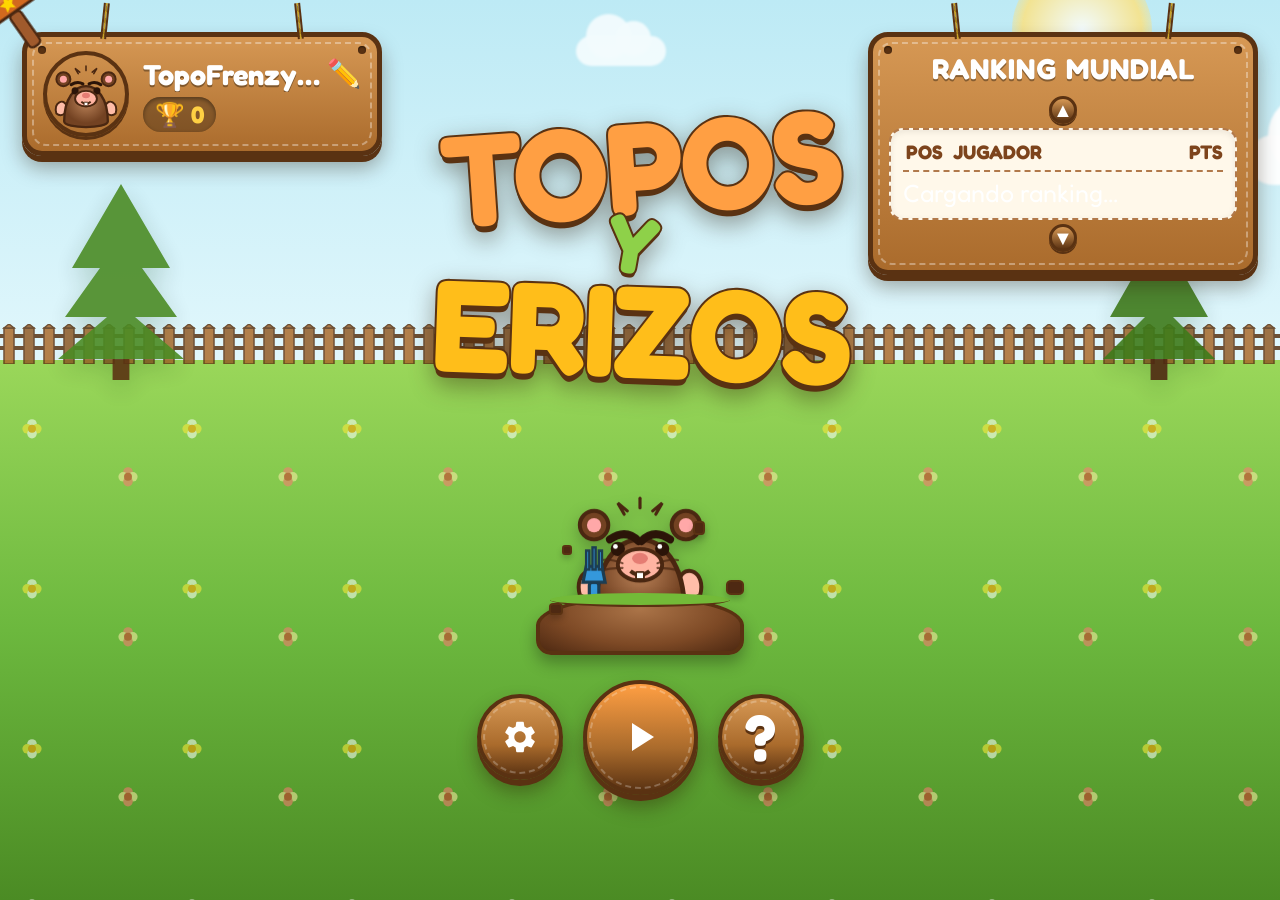
<file: index.html>
<!DOCTYPE html>
<html lang="es">
<head>
  <meta charset="UTF-8">
  <meta name="viewport" content="width=device-width, initial-scale=1.0, maximum-scale=1.0, user-scalable=no">
  <title>Topos y Erizos — ¡Aplástalos!</title>
  <meta name="description" content="¡El divertido juego de Topos y Erizos! Golpea a los topos con tu martillo, evita a los erizos y sobrevive a la horda.">
  <link rel="icon" href="data:image/svg+xml,<svg xmlns=%22http://www.w3.org/2000/svg%22 viewBox=%220 0 100 100%22><text y=%22.9em%22 font-size=%2290%22>🐹</text></svg>">
  <link rel="preconnect" href="https://fonts.googleapis.com">
  <link rel="preconnect" href="https://fonts.gstatic.com" crossorigin>
  <link href="https://fonts.googleapis.com/css2?family=Fredoka:wght@400;600;700;900&display=swap" rel="stylesheet">
  <link rel="stylesheet" href="style.css?v=1.7.0">
</head>
<body>
  <!-- Global SVG Gradients definitions (Resolves color-fill bugs in dynamic SVGs) -->
  <svg xmlns="http://www.w3.org/2000/svg" style="position: absolute; width: 0; height: 0; overflow: hidden;" aria-hidden="true">
    <defs>
      <radialGradient id="moleGrad" cx="50%" cy="40%" r="50%">
        <stop offset="0%" stop-color="#ba8258" />
        <stop offset="100%" stop-color="#734222" />
      </radialGradient>
      <radialGradient id="erizoFace" cx="50%" cy="50%" r="50%">
        <stop offset="0%" stop-color="#fff0e0" />
        <stop offset="100%" stop-color="#ffdcb8" />
      </radialGradient>
      <radialGradient id="erizoSpikes" cx="50%" cy="50%" r="50%">
        <stop offset="0%" stop-color="#805d3f" />
        <stop offset="100%" stop-color="#4d321d" />
      </radialGradient>
      <radialGradient id="zombieGrad" cx="50%" cy="40%" r="50%">
        <stop offset="0%" stop-color="#9ea7aa" />
        <stop offset="100%" stop-color="#546e7a" />
      </radialGradient>
      <!-- Bonus Characters Global SVG Gradients -->
      <radialGradient id="pcG-peccy-5" cx="50%" cy="32%" r="64%">
        <stop offset="0%" stop-color="#ffb340" />
        <stop offset="100%" stop-color="#f2870a" />
      </radialGradient>
      <radialGradient id="cd3G-cody3-3" cx="46%" cy="36%" r="62%">
        <stop offset="0%" stop-color="#26bd8e" />
        <stop offset="100%" stop-color="#12996f" />
      </radialGradient>
      <linearGradient id="bk2G-s32-1" x1="0%" y1="0%" x2="100%" y2="0%">
        <stop offset="0%" stop-color="#6faf34" />
        <stop offset="26%" stop-color="#8fcc46" />
        <stop offset="72%" stop-color="#84c440" />
        <stop offset="100%" stop-color="#639f2c" />
      </linearGradient>
    </defs>
  </svg>


  <!-- Background Ambient Scene -->
  <div class="scene" aria-hidden="true">
    <div class="sun"></div>
    <div class="cloud c1"></div>
    <div class="cloud c2"></div>
    <div class="cloud c3"></div>
    <div class="bg-fence"></div>
    <div class="bg-flowers"></div>
    <div class="bg-forest">
      <!-- Stylized Vector Trees matching reference background -->
      <div class="bg-tree t-left"></div>
      <div class="bg-tree t-right"></div>
    </div>
  </div>

  <!-- Custom Wooden Hammer Cursor (for non-touch devices) -->
  <div class="hammer-cursor" id="hammerCursor" aria-hidden="true">
    <svg viewBox="0 0 100 100" width="100%" height="100%">
      <!-- Handle -->
      <rect x="42" y="45" width="16" height="50" rx="6" fill="#a05a2c" stroke="#4a2711" stroke-width="3"/>
      <!-- Hammer Head -->
      <path d="M15 15 L85 15 A8 8 0 0 1 93 23 L93 37 A8 8 0 0 1 85 45 L15 45 A8 8 0 0 1 7 37 L7 23 A8 8 0 0 1 15 15 Z" fill="#d2691e" stroke="#4a2711" stroke-width="4"/>
      <!-- Highlights and Details -->
      <rect x="22" y="20" width="56" height="6" rx="3" fill="#ffb07c" opacity="0.3"/>
      <path d="M85 15 L85 45" stroke="#4a2711" stroke-width="4"/>
      <path d="M15 15 L15 45" stroke="#4a2711" stroke-width="4"/>
      <!-- Star Decal -->
      <polygon points="50,22 53,28 60,29 55,34 56,41 50,37 44,41 45,34 40,29 47,28" fill="#ffd700"/>
    </svg>
  </div>

  <main class="game-wrap">

    <!-- ================= MAIN MENU SCREEN ================= -->
    <div class="screen active" id="menuScreen">
      <!-- Modal Overlay Backdrop for mobile/tablet -->
      <div class="modal-backdrop" id="modalBackdrop" hidden></div>
      
      <!-- Mobile Top Bar Actions (hidden on desktop) -->
      <div class="mobile-header-actions">
        <button class="mobile-action-btn" id="mobileProfileBtn" title="Mi Perfil" aria-label="Mi Perfil">
          <div class="btn-avatar-icon" id="mobileAvatarIcon"></div>
          <span class="btn-label">Perfil</span>
        </button>
        <button class="mobile-action-btn" id="mobileRankBtn" title="Ranking Mundial" aria-label="Ranking Mundial">
          <span class="btn-trophy-icon">🏆</span>
          <span class="btn-label">Ranking</span>
        </button>
      </div>
      
      <!-- 1. FLOATING PROFILE BADGE (TOP-LEFT HANGING WOODEN SIGN) -->
      <div class="floating-profile-badge" id="profileCard">
        <!-- Hanging Ropes -->
        <div class="cuerdas" aria-hidden="true">
          <div class="cuerda i"></div>
          <div class="cuerda d"></div>
        </div>
        <!-- Corner Nails -->
        <div class="clavo i" aria-hidden="true"></div>
        <div class="clavo d" aria-hidden="true"></div>
        
        <button class="modal-close-btn" id="btnCloseProfileModal" title="Cerrar" aria-label="Cerrar">&times;</button>
        
        <!-- View Mode -->
        <div class="profile-view-mode" id="profileViewMode">
          <div class="profile-avatar-badge" id="profileViewAvatar"></div>
          <div class="profile-info">
            <div class="profile-name-row">
              <span class="profile-name" id="profileViewName">Jugador Anónimo</span>
              <button class="edit-profile-btn" id="btnEditProfile" title="Editar Perfil">✏️</button>
            </div>
            <span class="profile-highscore">🏆 <b id="profileViewRecord">0</b></span>
          </div>
        </div>
        
        <!-- Edit Mode (hidden by default) -->
        <div class="profile-edit-mode" id="profileEditMode" hidden>
          <div class="avatar-selector">
            <button type="button" class="avatar-arrow" id="avatarPrev">◀</button>
            <div class="avatar-option" id="avatarCurrentOption"></div>
            <button type="button" class="avatar-arrow" id="avatarNext">▶</button>
          </div>
          <div class="profile-edit-inputs">
            <input type="text" class="profile-input" id="inputProfileName" maxlength="20" placeholder="Tu Nombre">
            <button class="save-profile-btn" id="btnSaveProfile" title="Guardar">Guardar</button>
          </div>
        </div>
      </div>


      <!-- 2. FLOATING RANKING BOARD (TOP-RIGHT HANGING WOODEN SIGN) -->
      <div class="floating-mini-leaderboard" id="miniLeaderboardCard">
        <!-- Hanging Ropes -->
        <div class="cuerdas" aria-hidden="true">
          <div class="cuerda i"></div>
          <div class="cuerda d"></div>
        </div>
        <!-- Corner Nails -->
        <div class="clavo i" aria-hidden="true"></div>
        <div class="clavo d" aria-hidden="true"></div>

        <button class="modal-close-btn" id="btnCloseRankModal" title="Cerrar" aria-label="Cerrar">&times;</button>
        <h3 class="mini-leaderboard-title">RANKING MUNDIAL</h3>
        
        <div class="mini-leaderboard-container-wrapper">
          <!-- Scroll Up Arrow Button -->
          <button class="rank-scroll-btn up" id="rankScrollUp" title="Subir" aria-label="Subir Ranking">▲</button>
          
          <div class="mini-leaderboard-list-container">
            <div class="leaderboard-header">
              <span>Pos</span>
              <span>Jugador</span>
              <span>Pts</span>
            </div>
            <div class="mini-leaderboard-list" id="leaderboardList">
              <div class="leaderboard-loading">Cargando...</div>
            </div>
          </div>
          
          <!-- Scroll Down Arrow Button -->
          <button class="rank-scroll-btn down" id="rankScrollDown" title="Bajar" aria-label="Bajar Ranking">▼</button>
        </div>
      </div>


      <div class="menu-layout">
        <!-- Column 1: Main Menu Options -->
        <div class="menu-main-col">
          <h1 class="logo">
            <span class="logo-top">Topos</span>
            <span class="logo-y">y</span>
            <span class="logo-cuyes">Erizos</span>
          </h1>

          <!-- Giant Menu Mole (matching Image 1) -->
          <div class="menu-mole-container" id="menuMoleContainer">
            <!-- Dust & Flying Rocks -->
            <div class="menu-rocks" aria-hidden="true">
              <span class="rock r1"></span>
              <span class="rock r2"></span>
              <span class="rock r3"></span>
              <span class="rock r4"></span>
            </div>
            <div class="menu-critter-wrapper">
              <div class="menu-critter" id="menuCritter"></div>
            </div>
            <div class="menu-mound-front"></div>
          </div>

          <!-- Wooden Log Buttons Panel (matching Image 1) -->
          <div class="menu-buttons">
            <button class="wood-btn circle" id="btnSettings" title="Configuración" aria-label="Configuración">
              <svg viewBox="0 0 24 24" width="38" height="38">
                <path d="M19.14 12.94c.04-.3.06-.61.06-.94 0-.32-.02-.64-.07-.94l2.03-1.58a.49.49 0 0 0 .12-.61l-1.92-3.32a.488.488 0 0 0-.59-.22l-2.39.96c-.5-.38-1.03-.7-1.62-.94l-.36-2.54a.484.484 0 0 0-.48-.41h-3.84a.48.48 0 0 0-.48.41l-.36 2.54c-.59.24-1.13.57-1.62.94l-2.39-.96c-.22-.08-.47 0-.59.22L2.74 8.87a.49.49 0 0 0 .12.61l2.03 1.58c-.05.3-.09.63-.09.94s.02.64.07.94l-2.03 1.58a.49.49 0 0 0-.12.61l1.92 3.32c.12.22.37.29.59.22l2.39-.96c.5.38 1.03.7 1.62.94l.36 2.54c.05.24.24.41.48.41h3.84c.24 0 .44-.17.48-.41l.36-2.54c.59-.24 1.13-.56 1.62-.94l2.39.96c.22.08.47 0 .59-.22l1.92-3.32a.49.49 0 0 0-.12-.61l-2.03-1.58zM12 15.6c-1.98 0-3.6-1.62-3.6-3.6s1.62-3.6 3.6-3.6 3.6 1.62 3.6 3.6-1.62 3.6-3.6 3.6z" fill="#fff"/>
              </svg>
            </button>

            <button class="wood-btn circle play" id="btnPlay" title="Jugar" aria-label="Iniciar Juego">
              <svg viewBox="0 0 24 24" width="48" height="48">
                <path d="M8 5v14l11-7z" fill="#fff"/>
              </svg>
            </button>

            <button class="wood-btn circle" id="btnHelp" title="Instrucciones" aria-label="Instrucciones">
              <span class="wood-btn-text">?</span>
            </button>

          </div>
        </div>
      </div>
    </div>

    <!-- ================= GAME CONTAINER SCREEN ================= -->
    <div class="screen" id="gameContainer">

      <!-- Premium HUD Panel (Wood Styled) -->
      <div class="hud-panel">
        <div class="hud-left">
          <!-- Vidas -->
          <div class="hud-lives" id="lives" aria-label="Vidas"></div>
        </div>

        <div class="hud-center">
          <!-- Phase Progress Bar (Fase 1 a 10) -->
          <div class="phase-container">
            <span class="phase-label" id="phaseIndicator">Fase 1/10</span>
            <div class="phase-bar-bg">
              <div class="phase-bar-fill" id="phaseProgress"></div>
            </div>
          </div>
        </div>

        <div class="hud-right">
          <!-- Puntos -->
          <div class="hud-score">
            <span class="hud-score-label">Puntos</span>
            <span class="hud-score-value" id="score">0</span>
          </div>

          <!-- Combo wood badge -->
          <div class="combo-badge-wood" id="comboBadge" hidden>
            <span class="combo-val">x1</span>
          </div>

          <!-- Pause/Menu button -->
          <button class="mute-btn pause-btn" id="btnPause" type="button" title="Pausar" aria-label="Pausar">
            <span>||</span>
          </button>
        </div>
      </div>

      <!-- Highscore / Frenzy / Toast subbar -->
      <div class="hud-sub">
        <span class="hud-sub-item">🏆 Récord: <b id="highscore">0</b></span>
        <span class="frenzy-badge" id="frenzyBadge" hidden>🍄 ¡FRENZY x2!</span>
      </div>

      <!-- Game Board (9 holes) -->
      <div class="board-wrap">
        <div class="board" id="board">
          <!-- Holes built dynamically in JS, with 3-layer DOM structure -->
        </div>

        <!-- Warning Overlay for Hordes -->
        <div class="horde-warning-banner" id="hordeWarning" hidden>
          <span class="horde-alert-text">⚠️ ¡ATENCIÓN: LA HORDA! ⚠️</span>
        </div>
      </div>
    </div>

  </main>

  <!-- ================= OVERLAYS ================= -->

  <!-- INSTRUCTIONS OVERLAY (STONE TABLET CAROUSEL) -->
  <div class="overlay" id="instructionsOverlay" hidden>
    <div class="stone-tablet">
      <button class="tablet-close" id="helpClose" aria-label="Cerrar">&times;</button>
      <h2 class="tablet-title">INSTRUCCIONES</h2>

      <div class="tablet-content">
        <!-- Page 1: Basic Game & Combo -->
        <div class="tablet-page active" data-page="1">
          <p class="tablet-text">
            ¡Golpea a los topos! Pero no toques a los erizos o perderás corazones.
          </p>
          <div class="tablet-row">
            <div class="tablet-item">
              <span class="symbol-check">✓</span>
              <div class="item-graphic graphic-mole-hit"></div>
            </div>
            <div class="tablet-item">
              <span class="symbol-cross">✗</span>
              <div class="item-graphic graphic-cuye-hit"></div>
            </div>
          </div>
          <p class="tablet-subtext">¡Haz 5 golpes seguidos para duplicar tus puntos!</p>
          <div class="tablet-combo-preview">
            <span class="mini-mallet">🔨</span>
            <span class="mini-mallet">🔨</span>
            <span class="mini-mallet">🔨</span>
            <span class="mini-mallet">🔨</span>
            <div class="combo-badge-glowing">x2</div>
          </div>
        </div>

        <!-- Page 2: Prepared Moles (Helmets) -->
        <div class="tablet-page" data-page="2">
          <p class="tablet-text">
            ¡Algunos topos usan casco o balde y necesitan más golpes para escapar!
          </p>
          <div class="tablet-row column">
            <div class="tablet-item-horizontal">
              <div class="item-graphic graphic-helmet-mole"></div>
              <span class="graphic-arrow">➡</span>
              <span class="strike-count">x2</span>
              <span class="mini-mallet">🔨</span>
            </div>
            <div class="tablet-item-horizontal">
              <div class="item-graphic graphic-bucket-mole"></div>
              <span class="graphic-arrow">➡</span>
              <span class="strike-count">x3</span>
              <span class="mini-mallet">🔨</span>
            </div>
          </div>
        </div>

        <!-- Page 3: Special Moles (Fork, Disguise, Zombie) -->
        <div class="tablet-page" data-page="3">
          <p class="tablet-text">¡Cuidado con estos topos especiales!</p>
          <div class="tablet-grid">
            <div class="grid-item">
              <div class="item-graphic graphic-disguise-mole"></div>
              <div class="grid-desc">¡Topo con máscara! Golpéalo sin miedo. 🔨 ✓</div>
            </div>
            <div class="grid-item">
              <div class="item-graphic graphic-fork-mole"></div>
              <div class="grid-desc">¡Espera a que baje el tenedor! Si está arriba, te hará daño.</div>
            </div>
            <div class="grid-item">
              <div class="item-graphic graphic-zombie-mole"></div>
              <div class="grid-desc">¡Topo zombie! ¡Golpéalo muchas veces rápido!</div>
            </div>
          </div>
        </div>

        <!-- Page 4: Horde and Powerups -->
        <div class="tablet-page" data-page="4">
          <p class="tablet-text">
            ¡Al final de cada nivel, salen todos juntos muy rápido!
          </p>
          <div class="tablet-row powerups">
            <div class="powerup-card">
              <div class="item-graphic graphic-heart-bubble"></div>
              <span>Toca el corazón para curarte.</span>
            </div>
            <div class="powerup-card">
              <div class="item-graphic graphic-hammer-bubble"></div>
              <span>¡El mega martillo aplasta a todos a la vez!</span>
            </div>
          </div>
          <!-- Quick Play button inside slide 4 -->
          <button class="btn primary btn-wood" id="helpPlayBtn">▶ JUGAR</button>
        </div>
      </div>

      <!-- Tablet Navigation -->
      <div class="tablet-nav">
        <button class="tablet-nav-btn" id="helpPrev" disabled>&lt;</button>
        <span class="tablet-page-num" id="helpPageNum">1/4</span>
        <button class="tablet-nav-btn" id="helpNext">&gt;</button>
      </div>
    </div>
  </div>

  <!-- SETTINGS OVERLAY -->
  <div class="overlay" id="settingsOverlay" hidden>
    <div class="wood-card">
      <button class="card-close" id="settingsClose">&times;</button>
      <h2>CONFIGURACIÓN</h2>

      <div class="settings-group">
        <label>DIFICULTAD</label>
        <div class="difficulty-select" role="group" aria-label="Dificultad">
          <button class="chip" data-diff="facil">Fácil</button>
          <button class="chip active" data-diff="normal">Normal</button>
          <button class="chip" data-diff="dificil">Difícil</button>
        </div>
      </div>

      <div class="settings-group toggle-group">
        <div class="toggle-row">
          <span>Música de Fondo</span>
          <button class="toggle-btn active" id="toggleMusic">SÍ</button>
        </div>
        <div class="toggle-row">
          <span>Efectos de Sonido</span>
          <button class="toggle-btn active" id="toggleSFX">SÍ</button>
        </div>
      </div>
    </div>
  </div>

  <!-- PAUSE OVERLAY -->
  <div class="overlay" id="pauseOverlay" hidden>
    <div class="wood-card">
      <h2>JUEGO PAUSADO</h2>
      <p>La partida está en pausa.</p>
      <button class="btn primary" id="btnResume">Continuar</button>
      <button class="btn secondary" id="btnRestart">Reiniciar</button>
      <button class="btn secondary" id="btnQuit">Salir al Menú</button>
    </div>
  </div>

  <!-- END GAME / VICTORY OVERLAY -->
  <div class="overlay" id="endOverlay" hidden>
    <div class="wood-card">
      <h2 id="endTitle">¡Juego terminado!</h2>
      <p id="endSubtitle">Puntuación final:</p>
      <div class="final-score-badge" id="finalScore">0</div>
      <p id="newRecord" class="new-record" hidden>🎉 ¡Nuevo récord! 🎉</p>
      
      <!-- GAME OVER NAME PROMPT BANNER -->
      <div class="end-name-prompt" id="endNamePrompt">
        <label for="endInputName" class="end-name-label">🏆 Personaliza tu apodo en el Ranking:</label>
        <div class="end-name-input-group">
          <input type="text" id="endInputName" class="end-name-input" maxlength="20" placeholder="Escribe tu nombre">
          <button type="button" id="btnSaveEndName" class="end-name-btn">Guardar mi Nombre</button>
        </div>
      </div>

      <button class="btn primary" id="retryBtn">↻ Jugar de nuevo</button>
      <button class="btn secondary" id="endQuitBtn">Volver al Menú</button>
    </div>
  </div>

  <div class="toast" id="toast" hidden></div>

  <!-- Personajes Bonus Seleccionados (Peccy-5, Kiro-1, Cody3-3, S32-1) -->
  <script src="personajes-bonus/peccy-5.js"></script>
  <script src="personajes-bonus/kiro-1.js"></script>
  <script src="personajes-bonus/cody3-3.js"></script>
  <script src="personajes-bonus/s32-1.js"></script>

  <!-- Personajes Base Animables -->
  <script src="personajes-svg.js"></script>

  <script src="script.js?v=1.7.2"></script>



</body>
</html>
</file>
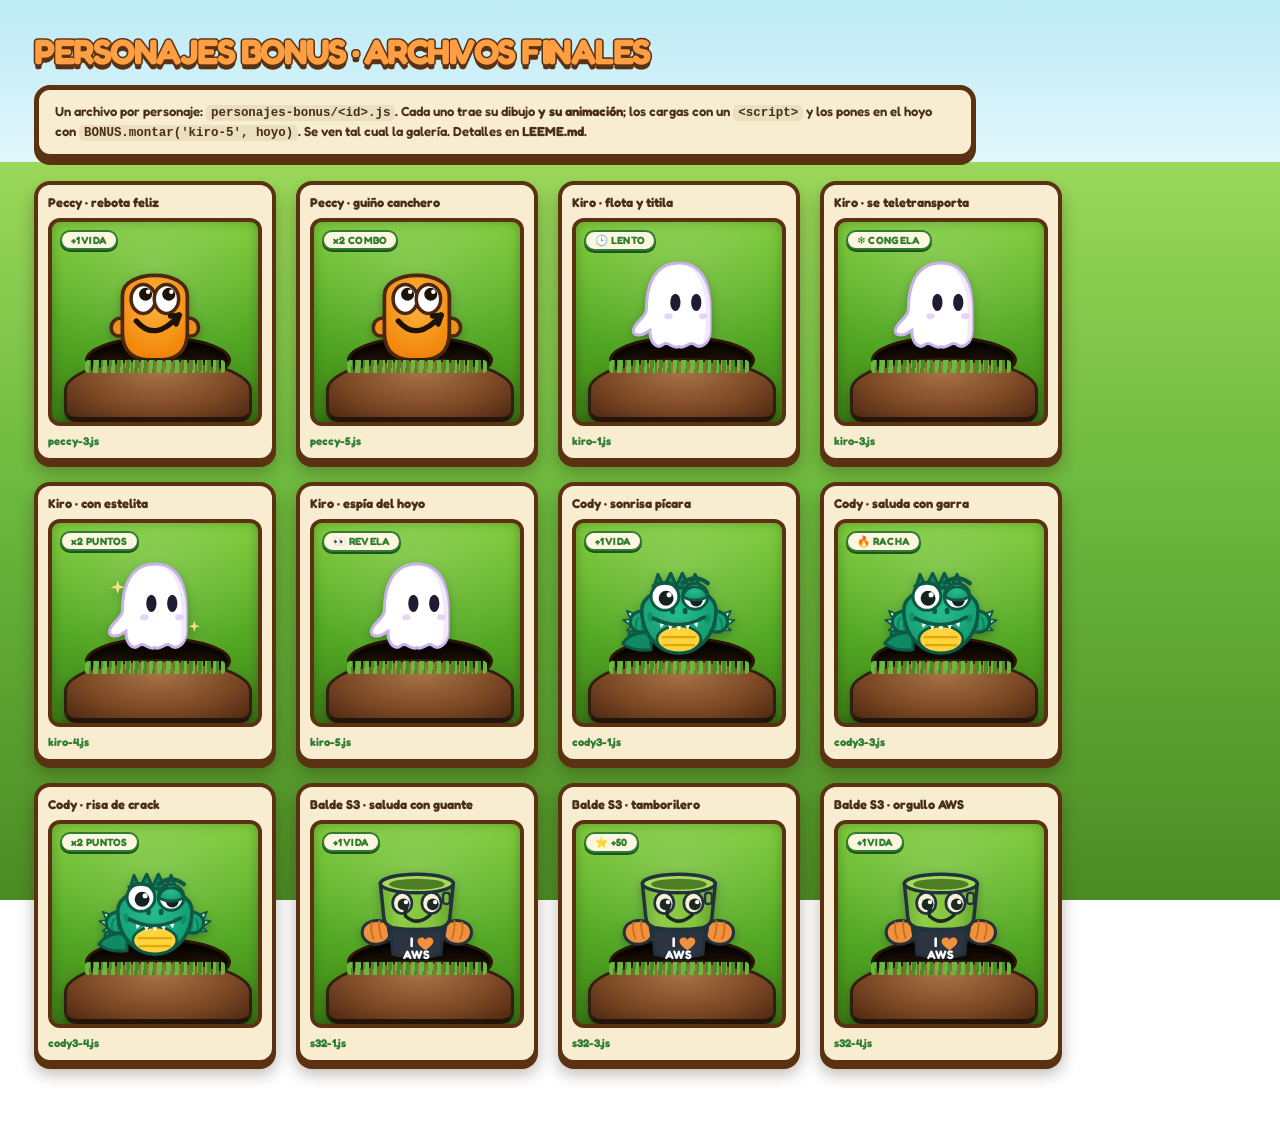
<file: personajes-bonus/index.html>
<!doctype html><html lang="es"><head><meta charset="utf-8"><title>Personajes bonus · archivos finales</title>
<link href="https://fonts.googleapis.com/css2?family=Fredoka:wght@500;700;900&display=swap" rel="stylesheet">
<style>
body{margin:0;background:linear-gradient(180deg,#bdeaf5 0%,#e1f7fc 18%,#9ad75a 18%,#6cb83e 55%,#4b8b24 100%) fixed;font-family:Fredoka,system-ui,sans-serif;padding:30px 34px 60px;color:#332211}
h1{font-size:2.2rem;margin:0 0 12px;text-transform:uppercase;letter-spacing:-1.5px;color:#ff9f43;-webkit-text-stroke:3px #5a3212;paint-order:stroke fill;text-shadow:0 5px 0 #5a3212}
p.lead{max-width:900px;background:#f8edd1;border:5px solid #5a3212;border-radius:16px;box-shadow:0 6px 0 #5a3212;padding:12px 16px;font-size:.82rem;font-weight:600;color:#4a2d18;line-height:1.45}
code{background:#eadfbf;border-radius:5px;padding:1px 5px;font-size:.95em}
.grid{display:flex;flex-wrap:wrap;gap:20px;margin-top:22px}
.card{width:214px;background:#f8edd1;border:4px solid #5a3212;border-radius:16px;box-shadow:0 5px 0 #5a3212,0 10px 16px rgba(40,20,0,.3);padding:10px;display:flex;flex-direction:column;gap:8px}
.name{font-weight:700;font-size:.8rem;color:#4a2d18}
.file{font-size:.7rem;font-weight:700;color:#2e7d32}
.stage{position:relative;height:200px;background:radial-gradient(circle at 50% 20%,rgba(255,255,255,.15) 0%,transparent 60%),linear-gradient(180deg,#7ecc3a 0%,#52a623 60%,#3e8116 100%);border:4px solid #5a3212;border-radius:12px;overflow:hidden;cursor:pointer;box-shadow:inset 0 0 12px rgba(0,0,0,.25)}
.hole-back{position:absolute;bottom:38px;left:16%;width:68%;height:42px;background:radial-gradient(ellipse at 50% 20%,#150c05 20%,#2e1b0c 80%,#4a2d18 100%);border-radius:50%;border:3px solid #2d1607;box-shadow:inset 0 8px 12px rgba(0,0,0,.9)}
.cwrap{position:absolute;bottom:50px;left:19%;width:62%;height:142px;overflow:hidden;pointer-events:none;z-index:2}
.crit{position:absolute;bottom:0;left:0;width:100%;height:116px;transform:translateY(-4%);filter:drop-shadow(0 4px 5px rgba(0,0,0,.25))}
.mound{position:absolute;bottom:0;left:6%;width:88%;height:56px;background:radial-gradient(ellipse at 50% 15%,#ab7448 0%,#7d4925 60%,#4e2912 100%);border-radius:50% 50% 12px 12px;border:3px solid #301e10;border-bottom:5px solid #24140a;box-shadow:0 6px 12px rgba(0,0,0,.3);pointer-events:none;z-index:3}
.mound-grass{position:absolute;bottom:49px;left:16%;width:68%;height:13px;background:repeating-linear-gradient(95deg,#6cb83e 0 5px,#4b8b24 5px 9px);-webkit-mask:repeating-linear-gradient(90deg,#000 0 6px,transparent 6px 8px);mask:repeating-linear-gradient(90deg,#000 0 6px,transparent 6px 8px);border-radius:3px;pointer-events:none;z-index:4}

.rbadge{position:absolute;top:8px;left:8px;z-index:5;background:#fff6df;color:#2e7d32;border:2.5px solid #2e7d32;border-radius:99px;padding:2px 9px;font-size:.66rem;font-weight:900;letter-spacing:.3px;box-shadow:0 2px 0 #1c5320}
/* así se ve el personaje dentro del hoyo (cópialo a tu style.css) */
.bonus{position:absolute;bottom:0;left:0;width:100%;height:116px;transform:translateY(-4%);filter:drop-shadow(0 4px 5px rgba(0,0,0,.25));pointer-events:none}
.bonus svg{width:100%;height:100%;display:block}
</style></head><body>
<h1>Personajes bonus · archivos finales</h1>
<p class="lead">Un archivo por personaje: <code>personajes-bonus/&lt;id&gt;.js</code>. Cada uno trae su dibujo <strong>y su animación</strong>; los cargas con un <code>&lt;script&gt;</code> y los pones en el hoyo con <code>BONUS.montar('kiro-5', hoyo)</code>. Se ven tal cual la galería. Detalles en <strong>LEEME.md</strong>.</p>
<div class="grid"><div class="card"><div class="name">Peccy · rebota feliz</div><div class="stage"><div class="rbadge">+1 VIDA</div><div class="hole-back"></div><div class="cwrap" data-bonus="peccy-3"></div><div class="mound"></div><div class="mound-grass"></div></div><div class="file">peccy-3.js</div></div><div class="card"><div class="name">Peccy · guiño canchero</div><div class="stage"><div class="rbadge">x2 COMBO</div><div class="hole-back"></div><div class="cwrap" data-bonus="peccy-5"></div><div class="mound"></div><div class="mound-grass"></div></div><div class="file">peccy-5.js</div></div><div class="card"><div class="name">Kiro · flota y titila</div><div class="stage"><div class="rbadge">🕒 LENTO</div><div class="hole-back"></div><div class="cwrap" data-bonus="kiro-1"></div><div class="mound"></div><div class="mound-grass"></div></div><div class="file">kiro-1.js</div></div><div class="card"><div class="name">Kiro · se teletransporta</div><div class="stage"><div class="rbadge">❄ CONGELA</div><div class="hole-back"></div><div class="cwrap" data-bonus="kiro-3"></div><div class="mound"></div><div class="mound-grass"></div></div><div class="file">kiro-3.js</div></div><div class="card"><div class="name">Kiro · con estelita</div><div class="stage"><div class="rbadge">x2 PUNTOS</div><div class="hole-back"></div><div class="cwrap" data-bonus="kiro-4"></div><div class="mound"></div><div class="mound-grass"></div></div><div class="file">kiro-4.js</div></div><div class="card"><div class="name">Kiro · espía del hoyo</div><div class="stage"><div class="rbadge">👀 REVELA</div><div class="hole-back"></div><div class="cwrap" data-bonus="kiro-5"></div><div class="mound"></div><div class="mound-grass"></div></div><div class="file">kiro-5.js</div></div><div class="card"><div class="name">Cody · sonrisa pícara</div><div class="stage"><div class="rbadge">+1 VIDA</div><div class="hole-back"></div><div class="cwrap" data-bonus="cody3-1"></div><div class="mound"></div><div class="mound-grass"></div></div><div class="file">cody3-1.js</div></div><div class="card"><div class="name">Cody · saluda con garra</div><div class="stage"><div class="rbadge">🔥 RACHA</div><div class="hole-back"></div><div class="cwrap" data-bonus="cody3-3"></div><div class="mound"></div><div class="mound-grass"></div></div><div class="file">cody3-3.js</div></div><div class="card"><div class="name">Cody · risa de crack</div><div class="stage"><div class="rbadge">x2 PUNTOS</div><div class="hole-back"></div><div class="cwrap" data-bonus="cody3-4"></div><div class="mound"></div><div class="mound-grass"></div></div><div class="file">cody3-4.js</div></div><div class="card"><div class="name">Balde S3 · saluda con guante</div><div class="stage"><div class="rbadge">+1 VIDA</div><div class="hole-back"></div><div class="cwrap" data-bonus="s32-1"></div><div class="mound"></div><div class="mound-grass"></div></div><div class="file">s32-1.js</div></div><div class="card"><div class="name">Balde S3 · tamborilero</div><div class="stage"><div class="rbadge">⭐ +50</div><div class="hole-back"></div><div class="cwrap" data-bonus="s32-3"></div><div class="mound"></div><div class="mound-grass"></div></div><div class="file">s32-3.js</div></div><div class="card"><div class="name">Balde S3 · orgullo AWS</div><div class="stage"><div class="rbadge">+1 VIDA</div><div class="hole-back"></div><div class="cwrap" data-bonus="s32-4"></div><div class="mound"></div><div class="mound-grass"></div></div><div class="file">s32-4.js</div></div></div>
<script src="peccy-3.js"></script>
<script src="peccy-5.js"></script>
<script src="kiro-1.js"></script>
<script src="kiro-3.js"></script>
<script src="kiro-4.js"></script>
<script src="kiro-5.js"></script>
<script src="cody3-1.js"></script>
<script src="cody3-3.js"></script>
<script src="cody3-4.js"></script>
<script src="s32-1.js"></script>
<script src="s32-3.js"></script>
<script src="s32-4.js"></script>
<script>
document.querySelectorAll('[data-bonus]').forEach(function(c){ BONUS.montar(c.dataset.bonus, c); });
</script></body></html>
</file>
<file: style.css>
:root {
  --sky-top: #bdeaf5;
  --sky-mid: #e1f7fc;
  --sun: #ffe17a;
  --grass-1: #9ad75a;
  --grass-2: #6cb83e;
  --grass-3: #4b8b24;
  --dirt-light: #ab7448;
  --dirt: #7d4925;
  --dirt-dark: #4e2912;
  --wood-light: #d69854;
  --wood: #aa6b2c;
  --wood-dark: #5a3212;
  --wood-glowing: #ff9f43;
  --stone-light: #d4c3b3;
  --stone-mid: #9c8a77;
  --stone-dark: #5c4e40;
  --accent: #ff6b6b;
  --accent-dark: #d63030;
  --gold: #ffbe1a;
  --gold-dark: #cc9000;
  --heart-red: #ff3838;
  --radius-lg: 24px;
  --radius-md: 16px;
  --shadow-wood: 0 6px 0 var(--wood-dark), 0 12px 20px rgba(40, 20, 0, 0.4);
  --shadow-wood-pressed: 0 2px 0 var(--wood-dark), 0 4px 8px rgba(40, 20, 0, 0.3);
  --shadow-stone: 0 8px 0 var(--stone-dark), 0 16px 24px rgba(0, 0, 0, 0.35);
  font-family: 'Fredoka', 'Segoe UI', system-ui, -apple-system, sans-serif;
  user-select: none;
}

* {
  box-sizing: border-box;
  margin: 0;
  padding: 0;
  outline: none;
  -webkit-tap-highlight-color: transparent;
}

html {
  font-size: 22px;
}
@media (min-width: 768px) {
  html {
    font-size: 25px;
  }
}

html, body {
  width: 100%;
  height: 100%;
  overflow: hidden;
}

body {
  background: linear-gradient(180deg, var(--sky-top) 0%, var(--sky-mid) 40%, var(--grass-1) 40%, var(--grass-2) 70%, var(--grass-3) 100%);
  color: #332211;
  display: flex;
  align-items: center;
  justify-content: center;
  position: relative;
  overflow: hidden;
}

/* Hide default cursor on desktop when over the game area to use the wooden hammer */
@media (hover: hover) and (pointer: fine) {
  body {
    cursor: none;
  }
  .wood-btn, .chip, .tablet-close, .tablet-nav-btn, .card-close, .toggle-btn, .btn {
    cursor: none !important;
  }
}

/* ---------- BACKGROUND SCENE ---------- */
.scene {
  position: fixed;
  inset: 0;
  pointer-events: none;
  z-index: 0;
}

.sun {
  position: absolute;
  top: -40px;
  right: 10%;
  width: 140px;
  height: 140px;
  border-radius: 50%;
  background: radial-gradient(circle, #ffffff 0%, var(--sun) 60%, rgba(255, 225, 122, 0) 80%);
  opacity: 0.8;
  animation: sunFloat 8s ease-in-out infinite alternate;
}

@keyframes sunFloat {
  0% { transform: translateY(0) scale(1); }
  100% { transform: translateY(10px) scale(1.05); }
}

.cloud {
  position: absolute;
  background: rgba(255, 255, 255, 0.95);
  border-radius: 99px;
  filter: blur(1px);
}
.cloud::before, .cloud::after {
  content: "";
  position: absolute;
  background: inherit;
  border-radius: 50%;
}
.c1 { width: 120px; height: 40px; top: 8%; left: 5%; animation: cloudDrift 45s linear infinite; }
.c1::before { width: 60px; height: 60px; top: -30px; left: 15px; }
.c1::after { width: 50px; height: 50px; top: -20px; left: 55px; }

.c2 { width: 160px; height: 50px; top: 15%; right: -10%; animation: cloudDrift 60s linear infinite reverse; }
.c2::before { width: 80px; height: 80px; top: -40px; left: 20px; }
.c2::after { width: 60px; height: 60px; top: -25px; left: 80px; }

.c3 { width: 90px; height: 30px; top: 4%; left: 45%; animation: cloudDrift 30s linear infinite; opacity: 0.8; }
.c3::before { width: 45px; height: 45px; top: -22px; left: 10px; }
.c3::after { width: 35px; height: 35px; top: -15px; left: 40px; }

@keyframes cloudDrift {
  from { transform: translateX(-15vw); }
  to { transform: translateX(115vw); }
}

.bg-forest {
  position: absolute;
  bottom: 60%;
  left: 0;
  right: 0;
  height: 200px;
  display: flex;
  justify-content: space-between;
  padding: 0 4%;
  z-index: 2;
}

.bg-fence {
  position: absolute;
  bottom: calc(60% - 4px);
  left: 0;
  width: 100%;
  height: 40px;
  background-image: url('data:image/svg+xml;utf8,<svg xmlns="http://www.w3.org/2000/svg" viewBox="0 0 40 40"><rect x="0" y="22" width="40" height="4" fill="%235a3212"/><rect x="0" y="10" width="40" height="4" fill="%235a3212"/><path d="M4 4 L14 4 L14 40 L4 40 Z" fill="%23aa6b2c" stroke="%235a3212" stroke-width="1.5"/><polygon points="4,4 9,0 14,4" fill="%23aa6b2c" stroke="%235a3212" stroke-width="1.5"/><path d="M24 4 L34 4 L34 40 L24 40 Z" fill="%23925c27" stroke="%235a3212" stroke-width="1.5"/><polygon points="24,4 29,0 34,4" fill="%23925c27" stroke="%235a3212" stroke-width="1.5"/></svg>');
  background-repeat: repeat-x;
  background-size: auto 40px;
  background-position: bottom left;
  opacity: 0.85;
  z-index: 1;
}

.bg-flowers {
  position: absolute;
  bottom: 0;
  left: 0;
  width: 100%;
  height: 60%;
  background-image: url('data:image/svg+xml;utf8,<svg xmlns="http://www.w3.org/2000/svg" viewBox="0 0 100 100"><circle cx="20" cy="40" r="3" fill="%23fff"/><circle cx="23" cy="43" r="3" fill="%23ffeb3b"/><circle cx="17" cy="43" r="3" fill="%23ffeb3b"/><circle cx="20" cy="46" r="3" fill="%23fff"/><circle cx="20" cy="43" r="2.5" fill="%23ff9800"/><circle cx="80" cy="70" r="3" fill="%23ff7675"/><circle cx="83" cy="73" r="3" fill="%23ffeaa7"/><circle cx="77" cy="73" r="3" fill="%23ffeaa7"/><circle cx="80" cy="76" r="3" fill="%23ff7675"/><circle cx="80" cy="73" r="2.5" fill="%23d63030"/></svg>');
  background-size: 160px 160px;
  opacity: 0.55;
  z-index: 1;
  pointer-events: none;
}

.bg-tree {
  width: 140px;
  height: 220px;
  background-repeat: no-repeat;
  background-position: bottom center;
  opacity: 0.9;
  filter: drop-shadow(0 8px 12px rgba(0, 50, 0, 0.2));
  transform-origin: bottom center;
}
.t-left {
  background-image: url('data:image/svg+xml;utf8,<svg xmlns="http://www.w3.org/2000/svg" viewBox="0 0 100 150"><path d="M50 150 L50 90" stroke="%235a3212" stroke-width="12" stroke-linecap="round"/><path d="M50 10 L85 70 L65 70 L90 105 L60 105 L95 135 L5 135 L40 105 L10 105 L35 70 L15 70 Z" fill="%234b8b24"/></svg>');
  animation: treeSway 6s ease-in-out infinite alternate;
}
.t-right {
  background-image: url('data:image/svg+xml;utf8,<svg xmlns="http://www.w3.org/2000/svg" viewBox="0 0 100 150"><path d="M50 150 L50 90" stroke="%234e2912" stroke-width="12" stroke-linecap="round"/><path d="M50 15 L80 70 L65 70 L85 105 L60 105 L90 135 L10 135 L40 105 L15 105 L35 70 L20 70 Z" fill="%233e7b1a"/></svg>');
  animation: treeSway 7s ease-in-out infinite alternate-reverse;
}

@keyframes treeSway {
  0% { transform: rotate(-2deg); }
  100% { transform: rotate(2deg); }
}

/* ---------- HAMMER CURSOR ---------- */
.hammer-cursor {
  position: fixed;
  top: 0;
  left: 0;
  width: 80px;
  height: 80px;
  pointer-events: none;
  z-index: 9999;
  transform: translate(-30%, -30%) rotate(-35deg);
  transition: transform 0.05s ease-out;
  display: none;
}

@media (hover: hover) and (pointer: fine) {
  .hammer-cursor {
    display: block;
  }
}

.hammer-cursor.swinging {
  animation: hammerStrike 0.15s ease-out;
}

@keyframes hammerStrike {
  0% { transform: translate(-30%, -30%) rotate(-35deg) scale(1); }
  40% { transform: translate(-10%, -10%) rotate(-75deg) scale(0.9); }
  100% { transform: translate(-30%, -30%) rotate(-35deg) scale(1); }
}

/* Combo-scaled hammer cursor */
.hammer-cursor.combo-x2 {
  width: 95px;
  height: 95px;
  filter: drop-shadow(0 0 6px rgba(255, 200, 0, 0.6));
  transition: width 0.3s ease, height 0.3s ease, filter 0.3s ease;
}

.hammer-cursor.combo-x3 {
  width: 110px;
  height: 110px;
  filter: drop-shadow(0 0 12px rgba(255, 80, 40, 0.8));
  transition: width 0.3s ease, height 0.3s ease, filter 0.3s ease;
}

/* ---------- WRAPPER & GENERAL SCREENS ---------- */
.game-wrap {
  width: 100%;
  max-width: 820px;
  height: 100dvh;
  display: flex;
  flex-direction: column;
  justify-content: center;
  align-items: center;
  padding: 16px;
  z-index: 10;
}

.screen {
  width: 100%;
  display: none;
  flex-direction: column;
  align-items: center;
  justify-content: center;
  animation: fadeIn 0.4s ease;
}

.screen.active {
  display: flex;
}

@keyframes fadeIn {
  from { opacity: 0; transform: scale(0.95); }
  to { opacity: 1; transform: scale(1); }
}

/* ---------- LOGO STYLING ---------- */
@keyframes logoFloat {
  0% { transform: translateY(0) rotate(-0.5deg); }
  50% { transform: translateY(-8px) rotate(0.5deg); }
  100% { transform: translateY(0) rotate(-0.5deg); }
}

.logo {
  display: flex;
  flex-direction: column;
  align-items: center;
  line-height: 0.85;
  animation: logoFloat 4s ease-in-out infinite;
  margin-bottom: 10px;
  filter: drop-shadow(0 8px 12px rgba(40, 20, 0, 0.4));
}

.logo span {
  font-size: clamp(3rem, 11vw, 5.2rem);
  font-weight: 900;
  text-transform: uppercase;
  letter-spacing: -2px;
  -webkit-text-stroke: 4px var(--wood-dark);
  paint-order: stroke fill;
  display: inline-block;
}

.logo-top {
  color: #ff9f43;
  transform: rotate(-4deg) translateY(5px);
  text-shadow: 0 6px 0 var(--wood-dark);
}

.logo-y {
  font-size: clamp(2rem, 8vw, 3.2rem) !important;
  color: #8ed149;
  transform: rotate(10deg) translate(-10px, -5px);
  text-shadow: 0 4px 0 var(--wood-dark);
  z-index: 2;
}

.logo-cuyes {
  color: #ffbe1a;
  transform: rotate(2deg) translateY(-10px);
  text-shadow: 0 6px 0 var(--wood-dark);
}

/* ---------- MENU GIANT MOLE ---------- */
.menu-mole-container {
  position: relative;
  width: 260px;
  height: 240px;
  margin: 10px 0;
  display: flex;
  justify-content: center;
  align-items: flex-end;
}

.menu-critter-wrapper {
  position: absolute;
  width: 170px;
  height: 240px;
  bottom: 12px;
  overflow: hidden;
  z-index: 3;
  pointer-events: none;
}

.menu-critter {
  position: absolute;
  width: 100%;
  height: 160px;
  bottom: 0;
  left: 0;
  transform: translateY(105%);
  transition: transform 0.25s cubic-bezier(0.2, 0.88, 0.35, 1.25);
  pointer-events: auto;
  cursor: pointer;
  filter: drop-shadow(0 6px 8px rgba(0, 0, 0, 0.25));
}

.menu-mole-container.up .menu-critter {
  transform: translateY(-5%);
}

.menu-mole-container.hit .menu-critter {
  animation: critterSquash 0.35s cubic-bezier(0.25, 0.8, 0.25, 1.25) forwards;
}

.menu-mole-container.shake .menu-critter {
  animation: critterSquash 0.35s cubic-bezier(0.25, 0.8, 0.25, 1.25) forwards;
}

.menu-mole-container.shake {
  animation: boardShake 0.4s ease;
}

.menu-mound-front {
  position: absolute;
  bottom: 0;
  left: 10%;
  width: 80%;
  height: 60px;
  background: radial-gradient(ellipse at 50% 20%, var(--dirt-light) 0%, var(--dirt) 60%, var(--dirt-dark) 100%);
  border-radius: 50% 50% 15px 15px;
  border: 4px solid var(--wood-dark);
  box-shadow: 0 8px 16px rgba(0,0,0,0.3);
  z-index: 4;
}

.menu-mound-front::after {
  content: "";
  position: absolute;
  top: -6px;
  left: 5%;
  width: 90%;
  height: 12px;
  background: #73ba38;
  border-radius: 50%;
  border-bottom: 2px solid var(--wood-dark);
}

/* Menu Rocks Particles */
.menu-rocks {
  position: absolute;
  inset: 0;
  pointer-events: none;
  z-index: 5;
}

.rock {
  position: absolute;
  background: var(--dirt-dark);
  border-radius: 30%;
  border: 2px solid var(--wood-dark);
  box-shadow: 0 4px 6px rgba(0,0,0,0.2);
}
.r1 { width: 14px; height: 12px; bottom: 40px; left: 15%; animation: rockFloat1 5s ease-in-out infinite alternate; }
.r2 { width: 18px; height: 15px; bottom: 60px; right: 10%; animation: rockFloat2 6s ease-in-out infinite alternate; }
.r3 { width: 10px; height: 10px; bottom: 100px; left: 20%; animation: rockFloat2 4s ease-in-out infinite alternate; }
.r4 { width: 12px; height: 14px; bottom: 120px; right: 25%; animation: rockFloat1 5.5s ease-in-out infinite alternate; }

@keyframes rockFloat1 {
  0% { transform: translateY(0) rotate(0deg); }
  100% { transform: translateY(-15px) rotate(45deg); }
}
@keyframes rockFloat2 {
  0% { transform: translateY(0) rotate(0deg); }
  100% { transform: translateY(-25px) rotate(-60deg); }
}

/* ---------- WOOD BUTTONS STYLING ---------- */
.menu-buttons {
  display: flex;
  gap: 20px;
  align-items: center;
  margin-top: 15px;
  z-index: 10;
}

.wood-btn {
  background: linear-gradient(180deg, var(--wood-light) 0%, var(--wood) 60%, var(--wood-dark) 100%);
  border: 4px solid var(--wood-dark);
  color: #fff;
  font-family: inherit;
  font-weight: 900;
  display: flex;
  align-items: center;
  justify-content: center;
  box-shadow: var(--shadow-wood);
  transition: transform 0.1s ease, box-shadow 0.1s ease;
  position: relative;
  text-shadow: 0 3px 0 var(--wood-dark);
}

.wood-btn::before {
  content: "";
  position: absolute;
  inset: 2px;
  border: 2px dashed rgba(255, 255, 255, 0.25);
  border-radius: inherit;
  pointer-events: none;
}

.wood-btn.circle {
  width: 86px;
  height: 86px;
  border-radius: 50%;
}

.wood-btn.circle.play {
  width: 115px;
  height: 115px;
  background: linear-gradient(180deg, var(--wood-glowing) 0%, var(--wood) 60%, var(--wood-dark) 100%);
  animation: playPulse 2s infinite alternate;
}

@keyframes playPulse {
  0% { transform: scale(1); filter: brightness(1); }
  100% { transform: scale(1.06); filter: brightness(1.08); }
}

.wood-btn.circle:hover {
  transform: scale(1.06);
}

.wood-btn.circle:active {
  transform: translateY(4px) scale(0.96);
  box-shadow: var(--shadow-wood-pressed);
}

.wood-btn-text {
  font-size: 2.6rem;
  line-height: 1;
}



/* ---------- PREMIUM GAME HUD ---------- */
.hud-panel {
  width: 100%;
  display: grid;
  grid-template-columns: 1fr 1.2fr 1fr;
  align-items: center;
  padding: 10px 16px;
  background: linear-gradient(180deg, var(--wood-light), var(--wood));
  border: 4px solid var(--wood-dark);
  border-radius: var(--radius-md);
  box-shadow: var(--shadow-wood), inset 0 3px 0 rgba(255,255,255,0.3);
  margin-bottom: 6px;
}

.hud-left {
  display: flex;
  align-items: center;
}

.hud-lives {
  display: flex;
  gap: 4px;
}

.heart {
  font-size: 1.35rem;
  display: inline-block;
  filter: drop-shadow(0 2px 3px rgba(0,0,0,0.3));
}

.heart.lost {
  animation: heartLose 0.5s ease-out forwards;
}

@keyframes heartLose {
  0% { transform: scale(1); opacity: 1; }
  50% { transform: scale(1.4) rotate(15deg); }
  100% { transform: scale(0) translateY(10px); opacity: 0; }
}

.hud-center {
  display: flex;
  justify-content: center;
}

.phase-container {
  width: 100%;
  max-width: 170px;
  display: flex;
  flex-direction: column;
  align-items: center;
}

.phase-label {
  font-size: 0.78rem;
  font-weight: 900;
  color: #fff;
  text-shadow: 0 2px 3px var(--wood-dark);
  text-transform: uppercase;
  margin-bottom: 2px;
  letter-spacing: 0.5px;
}

.phase-bar-bg {
  width: 100%;
  height: 14px;
  background: rgba(40, 20, 0, 0.45);
  border-radius: 99px;
  border: 2px solid var(--wood-dark);
  overflow: hidden;
  box-shadow: inset 0 2px 4px rgba(0,0,0,0.4);
}

.phase-bar-fill {
  width: 0%;
  height: 100%;
  background: linear-gradient(90deg, #a3e13d, #72ba38);
  border-radius: 99px;
  transition: width 0.3s ease;
}

.hud-right {
  display: flex;
  justify-content: flex-end;
  align-items: center;
  gap: 8px;
}

.hud-score {
  display: flex;
  flex-direction: column;
  align-items: center;
  background: rgba(255, 253, 245, 0.95);
  border: 3px solid var(--wood-dark);
  border-radius: 20px;
  padding: 2px 12px;
  box-shadow: inset 0 2px 4px rgba(0,0,0,0.15);
  min-width: 80px;
}

.hud-score-label {
  font-size: 0.65rem;
  text-transform: uppercase;
  font-weight: 800;
  color: #8c603a;
  line-height: 1;
}

.hud-score-value {
  font-size: 1.15rem;
  font-weight: 900;
  color: var(--accent-dark);
  line-height: 1.1;
}

.combo-badge-wood {
  width: 38px;
  height: 38px;
  border-radius: 50%;
  background: radial-gradient(circle, #ffd043 0%, var(--gold) 50%, var(--gold-dark) 100%);
  border: 3px solid var(--wood-dark);
  box-shadow: 0 3px 0 var(--wood-dark);
  display: flex;
  align-items: center;
  justify-content: center;
  animation: comboPulse 0.4s cubic-bezier(0.18, 0.89, 0.32, 1.28) forwards;
}

.combo-badge-wood .combo-val {
  font-size: 0.9rem;
  font-weight: 900;
  color: var(--wood-dark);
  text-shadow: 0 1px 0 rgba(255,255,255,0.4);
}

/* Combo x2: golden glow */
.combo-badge-wood.combo-x2 {
  width: 44px;
  height: 44px;
  background: radial-gradient(circle, #ffe566 0%, #ffc800 50%, #e6a800 100%);
  box-shadow: 0 3px 0 var(--wood-dark), 0 0 10px rgba(255, 200, 0, 0.7);
  animation: comboPulse 0.4s cubic-bezier(0.18, 0.89, 0.32, 1.28) forwards;
}
.combo-badge-wood.combo-x2 .combo-val {
  font-size: 1rem;
}

/* Combo x3: red fire glow */
.combo-badge-wood.combo-x3 {
  width: 50px;
  height: 50px;
  background: radial-gradient(circle, #ff6b4a 0%, #ff3d1a 50%, #cc2200 100%);
  border-color: #991a00;
  box-shadow: 0 3px 0 #991a00, 0 0 16px rgba(255, 60, 20, 0.85);
  animation: comboPulse 0.4s cubic-bezier(0.18, 0.89, 0.32, 1.28) forwards, comboFireGlow 1s ease-in-out infinite alternate;
}
.combo-badge-wood.combo-x3 .combo-val {
  font-size: 1.1rem;
  color: #fff;
  text-shadow: 0 1px 3px rgba(0,0,0,0.4);
}

@keyframes comboFireGlow {
  0% { box-shadow: 0 3px 0 #991a00, 0 0 10px rgba(255, 60, 20, 0.6); }
  100% { box-shadow: 0 3px 0 #991a00, 0 0 22px rgba(255, 60, 20, 0.95); }
}

.mute-btn.pause-btn {
  width: 32px;
  height: 32px;
  border-radius: 50%;
  background: #fff;
  border: 2px solid var(--wood-dark);
  box-shadow: 0 3px 0 var(--wood-dark);
  font-weight: 900;
  font-size: 0.85rem;
  color: var(--wood-dark);
  display: flex;
  align-items: center;
  justify-content: center;
  cursor: pointer;
}
.mute-btn.pause-btn:active {
  transform: translateY(2px);
  box-shadow: 0 1px 0 var(--wood-dark);
}

.hud-sub {
  width: 100%;
  display: flex;
  justify-content: space-between;
  align-items: center;
  color: #fff;
  font-size: 0.8rem;
  font-weight: 700;
  text-shadow: 0 2px 3px rgba(0, 0, 0, 0.5);
  margin-bottom: 8px;
  min-height: 20px;
}

.frenzy-badge {
  background: linear-gradient(180deg, #ff9f43, var(--accent));
  border: 2px solid var(--accent-dark);
  border-radius: 99px;
  padding: 2px 10px;
  box-shadow: 0 3px 6px rgba(0,0,0,0.3);
  animation: frenzyPulse 0.6s infinite alternate;
}

@keyframes frenzyPulse {
  0% { transform: scale(1); filter: brightness(1); }
  100% { transform: scale(1.05); filter: brightness(1.2); }
}

/* ---------- HORDE BANNER ---------- */
.horde-warning-banner {
  position: absolute;
  top: 35%;
  left: 0;
  right: 0;
  background: linear-gradient(90deg, transparent, rgba(230, 50, 50, 0.9) 20%, rgba(230, 50, 50, 0.9) 80%, transparent);
  border-top: 4px solid var(--wood-dark);
  border-bottom: 4px solid var(--wood-dark);
  padding: 12px 0;
  text-align: center;
  z-index: 20;
  pointer-events: none;
  box-shadow: 0 10px 20px rgba(0,0,0,0.4);
  animation: bannerPop 0.5s cubic-bezier(0.18, 0.89, 0.32, 1.28);
}

.horde-alert-text {
  font-size: clamp(1.1rem, 5vw, 1.8rem);
  font-weight: 900;
  color: #fff;
  text-shadow: 0 3px 4px rgba(0, 0, 0, 0.7);
  letter-spacing: 1px;
  animation: flashText 0.8s infinite steps(2);
}

@keyframes bannerPop {
  0% { transform: scaleY(0); }
  100% { transform: scaleY(1); }
}
@keyframes flashText {
  0%, 100% { opacity: 1; }
  50% { opacity: 0.3; }
}

/* ---------- GAME BOARD & 3-LAYER HOLES ---------- */
.board-wrap {
  width: 100%;
  position: relative;
}

.board {
  width: 100%;
  aspect-ratio: 4 / 3;
  background: radial-gradient(circle at 50% 20%, rgba(255,255,255,0.15) 0%, transparent 60%), linear-gradient(180deg, #7ecc3a 0%, #52a623 60%, #3e8116 100%);
  border-radius: var(--radius-lg);
  border: 10px solid var(--wood-dark);
  box-shadow: 
    var(--shadow-wood), 
    inset 0 0 0 6px rgba(255,255,255,0.18),
    inset 0 0 20px rgba(0,0,0,0.35);
  display: grid;
  grid-template-columns: repeat(3, 1fr);
  grid-template-rows: repeat(3, 1fr);
  gap: 3% 5%;
  padding: 5%;
  position: relative;
  overflow: hidden;
}

.board.shake {
  animation: boardShake 0.4s ease;
}

@keyframes boardShake {
  0%, 100% { transform: translate(0, 0); }
  10% { transform: translate(-8px, -5px); }
  30% { transform: translate(8px, 5px); }
  50% { transform: translate(-6px, 3px); }
  70% { transform: translate(6px, -3px); }
  90% { transform: translate(-3px, 1px); }
}

/* 3-layer hole styling */
.hole-container {
  position: relative;
  display: flex;
  align-items: flex-end;
  justify-content: center;
  overflow: visible;
  -webkit-user-drag: none;
}

.hole-back {
  position: absolute;
  bottom: 4%;
  left: 8%;
  width: 84%;
  height: 38%;
  background: radial-gradient(ellipse at 50% 20%, #150c05 20%, #2e1b0c 80%, #4a2d18 100%);
  border-radius: 50%;
  border: 3.5px solid #2d1607;
  box-shadow: inset 0 8px 12px rgba(0, 0, 0, 0.9), 0 4px 6px rgba(0, 0, 0, 0.25);
  z-index: 1;
}

/* The overflow-clipping wrapper that lets critters rise tall but cuts off inside the hole */
.critter-wrapper {
  position: absolute;
  width: 76%;
  height: 150%;
  bottom: 18%; /* Aligned right at the bottom edge of the hole back ellipse mouth */
  left: 12%;
  overflow: hidden;
  z-index: 2;
  pointer-events: none;
}

.critter {
  position: absolute;
  width: 100%;
  height: 66%; /* Relative height of the animal inside the tall mask */
  bottom: 0;
  left: 0;
  transform: translateY(105%);
  transition: transform 0.22s cubic-bezier(0.2, 0.88, 0.35, 1.25);
  pointer-events: auto; /* enables clicks on critter */
  cursor: pointer;
}

/* State when mole is up */
.hole-container.up .critter {
  transform: translateY(-4%);
}

/* Fork Mole Smooth Transitions */
.fork-group {
  transform: translateY(35px);
  transition: transform 0.28s cubic-bezier(0.175, 0.885, 0.32, 1.275);
}
.hole-container.fork-up .fork-group {
  transform: translateY(0px);
}
.fork-sparkle {
  opacity: 0;
  pointer-events: none;
  transition: opacity 0.2s ease-out;
}
.hole-container.fork-up .fork-sparkle {
  opacity: 0.85;
}

/* Front dirt mound layer */
.hole-front {
  position: absolute;
  bottom: 0;
  left: 4%;
  width: 92%;
  height: 40%;
  background: radial-gradient(ellipse at 50% 15%, var(--dirt-light) 0%, var(--dirt) 60%, var(--dirt-dark) 100%);
  border-radius: 50% 50% 12px 12px;
  border: 3px solid #301e10;
  border-top: 3px solid rgba(255, 255, 255, 0.2);
  border-bottom: 5px solid #24140a;
  box-shadow: 0 6px 12px rgba(0,0,0,0.3);
  z-index: 3;
  pointer-events: none; /* Let clicks pass through to the hole/critter underneath */
}

/* Stylized grass blades on top of dirt mounds */
.hole-front::before {
  content: "";
  position: absolute;
  top: -9px;
  left: 10%;
  width: 80%;
  height: 14px;
  background-image: url('data:image/svg+xml;utf8,<svg xmlns="http://www.w3.org/2000/svg" viewBox="0 0 100 20"><path d="M5 20 L8 4 L14 20 L22 2 L28 20 L40 5 L46 20 L58 1 L64 20 L75 6 L80 20 L92 3 L96 20 Z" fill="%236cb83e" stroke="%233e7b1a" stroke-width="1.5"/></svg>');
  background-repeat: repeat-x;
}

/* Scattered dirt pebbles along the base of the mounds */
.hole-front::after {
  content: "";
  position: absolute;
  bottom: -4px;
  left: 8%;
  width: 84%;
  height: 10px;
  background-image: url('data:image/svg+xml;utf8,<svg xmlns="http://www.w3.org/2000/svg" viewBox="0 0 100 20"><circle cx="15" cy="15" r="4.5" fill="%234a2d18" stroke="%23301e10" stroke-width="1.5"/><circle cx="35" cy="17" r="3" fill="%238c5b36" stroke="%23301e10" stroke-width="1.2"/><circle cx="55" cy="14" r="5" fill="%234a2d18" stroke="%23301e10" stroke-width="1.5"/><circle cx="75" cy="16" r="3.5" fill="%238c5b36" stroke="%23301e10" stroke-width="1.2"/><circle cx="85" cy="15" r="4" fill="%234a2d18" stroke="%23301e10" stroke-width="1.5"/></svg>');
  background-repeat: repeat-x;
  background-size: 55px auto;
  opacity: 0.9;
}

/* Hit visual animations */
.hole-container.hit .critter {
  animation: critterSquash 0.35s cubic-bezier(0.25, 0.8, 0.25, 1.25) forwards;
}

@keyframes critterSquash {
  0% { transform: translateY(-4%) scale(1); }
  20% { transform: translateY(10%) scale(1.4, 0.5); }
  45% { transform: translateY(-16%) scale(0.82, 1.28); }
  75% { transform: translateY(6%) scale(1.1, 0.9); }
  100% { transform: translateY(105%) scale(1); }
}

/* Dirt Mound Hit bounce animation */
.hole-container.hit .hole-front {
  animation: dirtMoundBounce 0.35s ease-out;
}
@keyframes dirtMoundBounce {
  0%, 100% { transform: scale(1); }
  30% { transform: scale(1.06, 0.94); }
  60% { transform: scale(0.98, 1.02); }
}

/* ---------- INSTRUCTIONS SCREEN (STONE TABLET) ---------- */
.stone-tablet {
  width: 100%;
  max-width: 550px;
  background: linear-gradient(185deg, var(--stone-light) 0%, var(--stone-mid) 70%, var(--stone-dark) 100%);
  border: 6px solid var(--stone-dark);
  border-radius: var(--radius-lg);
  box-shadow: var(--shadow-stone);
  position: relative;
  padding: 28px 24px 24px;
  display: flex;
  flex-direction: column;
  align-items: center;
  animation: tabletPopIn 0.4s cubic-bezier(0.18, 0.89, 0.32, 1.28);
}

@keyframes tabletPopIn {
  from { transform: scale(0.8) translateY(30px); opacity: 0; }
  to { transform: scale(1) translateY(0); opacity: 1; }
}

.tablet-close {
  position: absolute;
  top: -16px;
  right: -16px;
  width: 42px;
  height: 42px;
  border-radius: 50%;
  background: linear-gradient(180deg, var(--wood-light), var(--wood));
  border: 3px solid var(--wood-dark);
  color: #fff;
  font-size: 1.6rem;
  font-weight: 900;
  display: flex;
  align-items: center;
  justify-content: center;
  box-shadow: 0 4px 6px rgba(0,0,0,0.3);
  cursor: pointer;
  z-index: 10;
}
.tablet-close:active {
  transform: translateY(2px);
  box-shadow: 0 2px 4px rgba(0,0,0,0.2);
}

.tablet-title {
  font-size: 1.8rem;
  font-weight: 900;
  color: #fff;
  -webkit-text-stroke: 2px var(--stone-dark);
  text-shadow: 0 3px 0 var(--stone-dark);
  margin-bottom: 12px;
  text-align: center;
  letter-spacing: 1px;
}

.tablet-content {
  width: 100%;
  min-height: 310px;
  background: rgba(255, 253, 245, 0.94);
  border: 4px solid var(--stone-dark);
  border-radius: var(--radius-md);
  padding: 22px;
  box-shadow: inset 0 4px 8px rgba(0,0,0,0.15);
  display: flex;
  flex-direction: column;
  justify-content: center;
}

.tablet-page {
  display: none;
  flex-direction: column;
  align-items: center;
  justify-content: center;
  text-align: center;
  animation: pageFade 0.25s ease-out;
}

.tablet-page.active {
  display: flex;
}

@keyframes pageFade {
  from { opacity: 0; transform: translateY(6px); }
  to { opacity: 1; transform: translateY(0); }
}

.tablet-text {
  font-size: 0.95rem;
  color: #4a3425;
  margin-bottom: 12px;
  line-height: 1.35;
}

.tablet-subtext {
  font-size: 0.85rem;
  color: #6d4c38;
  font-weight: 700;
  margin: 10px 0 4px;
}

.tablet-row {
  display: flex;
  justify-content: center;
  gap: 24px;
  align-items: center;
  width: 100%;
}

.tablet-row.column {
  flex-direction: column;
  gap: 12px;
}

.tablet-item {
  position: relative;
  display: flex;
  flex-direction: column;
  align-items: center;
}

.symbol-check {
  font-size: 1.8rem;
  font-weight: 900;
  color: #72ba38;
  text-shadow: 0 2px 0 #fff;
  margin-bottom: -5px;
}

.symbol-cross {
  font-size: 1.8rem;
  font-weight: 900;
  color: var(--accent);
  text-shadow: 0 2px 0 #fff;
  margin-bottom: -5px;
}

/* Help page elements graphics placeholder classes */
.item-graphic {
  width: 70px;
  height: 60px;
  display: flex;
  align-items: center;
  justify-content: center;
}

.tablet-item-horizontal {
  display: flex;
  align-items: center;
  gap: 12px;
  background: rgba(0,0,0,0.05);
  padding: 6px 14px;
  border-radius: 99px;
  width: 90%;
  justify-content: center;
  border: 2px dashed rgba(0,0,0,0.12);
}

.strike-count {
  font-size: 1.1rem;
  font-weight: 900;
  color: var(--wood-dark);
}

.graphic-arrow {
  font-size: 1.2rem;
  color: var(--stone-dark);
}

/* Tablet Slide 3 Grid */
.tablet-grid {
  display: grid;
  grid-template-columns: repeat(3, 1fr);
  gap: 8px;
  width: 100%;
  margin-top: 6px;
}

.grid-item {
  display: flex;
  flex-direction: column;
  align-items: center;
  background: rgba(0,0,0,0.03);
  padding: 6px;
  border-radius: 12px;
  border: 1px solid rgba(0,0,0,0.05);
}

.grid-desc {
  font-size: 0.65rem;
  font-weight: 700;
  color: #5c4331;
  margin-top: 4px;
  line-height: 1.2;
}

/* Tablet Slide 4 Horde */
.tablet-row.powerups {
  gap: 12px;
}

.powerup-card {
  flex: 1;
  display: flex;
  flex-direction: column;
  align-items: center;
  background: rgba(0,0,0,0.04);
  padding: 8px;
  border-radius: var(--radius-md);
  border: 2px dashed rgba(0,0,0,0.08);
}

.powerup-card span {
  font-size: 0.68rem;
  font-weight: 700;
  color: #5c4331;
  margin-top: 6px;
  line-height: 1.25;
}

.tablet-combo-preview {
  display: flex;
  align-items: center;
  gap: 4px;
  background: #fbf5df;
  border: 2px solid #ebdfbc;
  border-radius: 99px;
  padding: 4px 10px;
}

.mini-mallet {
  font-size: 0.9rem;
}

.combo-badge-glowing {
  width: 28px;
  height: 28px;
  border-radius: 50%;
  background: #ff5e97;
  color: #fff;
  font-weight: 900;
  font-size: 0.75rem;
  display: flex;
  align-items: center;
  justify-content: center;
  border: 2px solid #fff;
  box-shadow: 0 0 10px #ff5e97;
  animation: glowPulseHelp 1s infinite alternate;
  margin-left: 6px;
}

@keyframes glowPulseHelp {
  0% { box-shadow: 0 0 4px #ff5e97; }
  100% { box-shadow: 0 0 12px #ff5e97; transform: scale(1.1); }
}

.btn-wood {
  margin-top: 14px;
  padding: 10px 24px;
  box-shadow: 0 4px 0 var(--wood-dark), 0 6px 12px rgba(0,0,0,0.3);
}
.btn-wood:active {
  transform: translateY(3px);
  box-shadow: 0 1px 0 var(--wood-dark);
}

/* Tablet Nav buttons */
.tablet-nav {
  display: flex;
  align-items: center;
  gap: 20px;
  margin-top: 12px;
}

.tablet-nav-btn {
  width: 44px;
  height: 44px;
  border-radius: 50%;
  background: linear-gradient(180deg, var(--wood-light), var(--wood));
  border: 3px solid var(--wood-dark);
  box-shadow: 0 4px 0 var(--wood-dark);
  color: #fff;
  font-weight: 900;
  font-size: 1.3rem;
  display: flex;
  align-items: center;
  justify-content: center;
  cursor: pointer;
  transition: transform 0.1s;
}

.tablet-nav-btn:disabled {
  filter: grayscale(0.8) opacity(0.5);
  box-shadow: 0 2px 0 var(--wood-dark);
  cursor: not-allowed;
  transform: none !important;
}

.tablet-nav-btn:not(:disabled):active {
  transform: translateY(3px);
  box-shadow: 0 1px 0 var(--wood-dark);
}

.tablet-page-num {
  font-size: 1rem;
  font-weight: 900;
  color: #fff;
  text-shadow: 0 2px 2px var(--stone-dark);
}

/* ---------- GENERAL OVERLAYS & CARDS ---------- */
.overlay {
  position: absolute;
  inset: 0;
  background: rgba(20, 10, 5, 0.7);
  backdrop-filter: blur(3px);
  z-index: 100;
  display: flex;
  align-items: center;
  justify-content: center;
  padding: 16px;
  animation: fadeInOverlay 0.3s ease;
}

[hidden] {
  display: none !important;
}

@keyframes fadeInOverlay {
  from { opacity: 0; }
  to { opacity: 1; }
}

.wood-card {
  width: 100%;
  max-width: 350px;
  background: linear-gradient(185deg, var(--wood-light) 0%, var(--wood) 60%, var(--wood-dark) 100%);
  border: 5px solid var(--wood-dark);
  border-radius: var(--radius-lg);
  box-shadow: var(--shadow-wood);
  padding: 28px 20px;
  text-align: center;
  position: relative;
  color: #fff;
  animation: cardZoomIn 0.3s cubic-bezier(0.18, 0.89, 0.32, 1.28);
}

.wood-card::before {
  content: "";
  position: absolute;
  inset: 4px;
  border: 2px dashed rgba(255, 255, 255, 0.2);
  border-radius: inherit;
  pointer-events: none;
}

@keyframes cardZoomIn {
  from { transform: scale(0.8); }
  to { transform: scale(1); }
}

.card-close {
  position: absolute;
  top: 10px;
  right: 14px;
  background: none;
  border: none;
  color: rgba(255, 255, 255, 0.7);
  font-size: 2rem;
  font-weight: 700;
  cursor: pointer;
}
.card-close:hover {
  color: #fff;
}

.wood-card h2 {
  font-size: 1.8rem;
  font-weight: 900;
  text-shadow: 0 3px 0 var(--wood-dark);
  margin-bottom: 16px;
  letter-spacing: 0.5px;
}

.wood-card p {
  font-size: 0.95rem;
  margin-bottom: 20px;
  color: #ffe6d0;
  text-shadow: 0 1px 2px rgba(0,0,0,0.5);
  font-weight: 600;
}

/* ---------- SETTINGS LAYOUT ---------- */
.settings-group {
  margin-bottom: 18px;
  display: flex;
  flex-direction: column;
  align-items: center;
}

.settings-group label {
  font-size: 0.85rem;
  font-weight: 900;
  color: #ffd29d;
  margin-bottom: 8px;
  letter-spacing: 0.5px;
  text-shadow: 0 2px 2px var(--wood-dark);
}

.difficulty-select {
  display: flex;
  gap: 8px;
}

.chip {
  background: rgba(40, 20, 0, 0.4);
  border: 3px solid var(--wood-dark);
  color: #ffe0c0;
  padding: 6px 16px;
  border-radius: 99px;
  font-family: inherit;
  font-weight: 900;
  font-size: 0.85rem;
  cursor: pointer;
  transition: all 0.15s ease;
}

.chip.active {
  background: radial-gradient(circle, #ffd043 0%, var(--gold) 60%, var(--gold-dark) 100%);
  border-color: var(--wood-dark);
  color: var(--wood-dark);
  box-shadow: 0 3px 0 var(--wood-dark);
  transform: translateY(-2px);
}

.toggle-group {
  width: 100%;
}

.toggle-row {
  display: flex;
  justify-content: space-between;
  align-items: center;
  width: 100%;
  padding: 8px 12px;
  background: rgba(0,0,0,0.18);
  border-radius: 12px;
  margin-bottom: 8px;
  border: 1px solid rgba(255,255,255,0.08);
}

.toggle-row span {
  font-size: 0.9rem;
  font-weight: 700;
}

.toggle-btn {
  width: 60px;
  padding: 4px 0;
  border-radius: 99px;
  border: 2px solid var(--wood-dark);
  background: rgba(40, 20, 0, 0.4);
  color: #ff8b8b;
  font-family: inherit;
  font-weight: 900;
  font-size: 0.8rem;
  cursor: pointer;
}

.toggle-btn.active {
  background: linear-gradient(180deg, #b8f06c, #6cba3e);
  color: #fff;
  box-shadow: 0 2px 0 var(--wood-dark);
}

/* ---------- LEADERBOARD & RESPONSIVE OVERLAY LAYOUT ---------- */
.menu-layout {
  display: flex;
  flex-direction: column;
  align-items: center;
  width: 100%;
  position: relative;
}

.menu-main-col {
  width: 100%;
  max-width: 820px;
  display: flex;
  flex-direction: column;
  align-items: center;
  position: relative;
}

.menu-side-col {
  position: fixed;
  top: 0;
  left: 0;
  width: 100%;
  height: 100%;
  background: rgba(0, 0, 0, 0.65);
  z-index: 999;
  display: flex;
  align-items: center;
  justify-content: center;
  transition: transform 0.3s cubic-bezier(0.25, 0.8, 0.25, 1);
  transform: translateX(100%);
  max-width: 100%;
  padding: 20px;
  box-sizing: border-box;
}

.menu-side-col.open {
  transform: translateX(0);
}

.leaderboard-tablet {
  background: #ecd9b9;
  border: 8px solid var(--wood-dark);
  border-radius: 20px;
  box-shadow: 
    var(--shadow-wood),
    inset 0 0 15px rgba(0,0,0,0.2);
  padding: 16px;
  width: 100%;
  max-width: 440px;
  box-sizing: border-box;
  color: #4a2d18;
  font-family: 'Fredoka', sans-serif;
  display: flex;
  flex-direction: column;
}

.side-title {
  font-size: 0.85rem;
  font-weight: 900;
  color: #734222;
  margin: 0 0 8px 0;
  letter-spacing: 0.8px;
  text-shadow: 0 1px 0 rgba(255,255,255,0.6);
  text-transform: uppercase;
}

/* ---------- FLOATING CORNER BADGES (TOP-LEFT & TOP-RIGHT) ---------- */
#menuScreen {
  position: relative;
  width: 100%;
  min-height: 100dvh;
}

/* ---------- FLOATING CORNER BADGES (HANGING WOODEN PROFILE SIGN) ---------- */
.floating-profile-badge {
  position: fixed;
  left: 22px;
  top: 32px;
  z-index: 100;
  width: 360px;
  max-width: min(94vw, 360px);
  background: linear-gradient(180deg, var(--wood-light) 0%, var(--wood) 100%);
  border: 5px solid var(--wood-dark) !important;
  border-radius: 20px;
  box-shadow: 0 6px 0 var(--wood-dark), 0 12px 20px rgba(40,20,0,.35);
  padding: 14px 16px;
  box-sizing: border-box;
  font-family: 'Fredoka', sans-serif;
  color: #fff;
  transition: transform 0.2s ease;
  animation: mecer 5s ease-in-out infinite;
  transform-origin: top center;
}

/* Dashed inner border stitching line */
.floating-profile-badge::before {
  content: "";
  position: absolute;
  inset: 5px;
  border: 2px dashed rgba(255, 255, 255, 0.35);
  border-radius: 14px;
  pointer-events: none;
}

/* Hanging Ropes */
.floating-profile-badge .cuerdas {
  display: flex;
  justify-content: space-between;
  width: 200px;
  position: absolute;
  top: -34px;
  left: 50%;
  transform: translateX(-50%);
  pointer-events: none;
}

.floating-profile-badge .cuerda {
  width: 6px;
  height: 36px;
  background: repeating-linear-gradient(45deg, #c9a227 0 4px, #a67f1a 4px 8px);
  border-left: 2px solid var(--wood-dark);
  border-right: 2px solid var(--wood-dark);
}

.floating-profile-badge .cuerda.i { transform: rotate(6deg); }
.floating-profile-badge .cuerda.d { transform: rotate(-6deg); }

/* Corner Nails */
.floating-profile-badge .clavo {
  position: absolute;
  top: 9px;
  width: 8px;
  height: 8px;
  border-radius: 50%;
  background: var(--wood-dark);
  box-shadow: inset 0 1px 2px rgba(0,0,0,0.6);
  z-index: 2;
}
.floating-profile-badge .clavo.i { left: 11px; }
.floating-profile-badge .clavo.d { right: 11px; }

.floating-profile-badge .profile-view-mode {
  display: flex;
  align-items: center;
  gap: 14px;
  position: relative;
  width: 100%;
  box-sizing: border-box;
}

.floating-profile-badge .profile-avatar-badge {
  width: 86px;
  height: 86px;
  border-radius: 50%;
  background: var(--parch);
  border: 4px solid var(--wood-dark);
  box-shadow: 0 3px 0 var(--wood-dark);
  display: flex;
  align-items: center;
  justify-content: center;
  overflow: hidden;
  flex-shrink: 0;
}

.floating-profile-badge .profile-avatar-badge svg {
  width: 100%;
  height: 100%;
}

.floating-profile-badge .profile-info {
  display: flex;
  flex-direction: column;
  flex-grow: 1;
  min-width: 0;
  overflow: hidden;
}

.floating-profile-badge .profile-name-row {
  display: flex;
  align-items: center;
  gap: 6px;
}

.floating-profile-badge .profile-name {
  font-size: 1.15rem;
  font-weight: 900;
  color: #ffffff;
  text-shadow: 0 2px 0 rgba(0, 0, 0, 0.35);
  overflow: hidden;
  text-overflow: ellipsis;
  white-space: nowrap;
}

.floating-profile-badge .profile-highscore {
  margin-top: 5px;
  display: inline-flex;
  align-items: center;
  gap: 6px;
  background: rgba(0, 0, 0, 0.28);
  border-radius: 99px;
  padding: 3px 12px;
  font-weight: 900;
  font-size: 0.95rem;
  color: #ffffff;
  box-shadow: inset 0 2px 4px rgba(0, 0, 0, 0.4);
  align-self: flex-start;
}


.floating-profile-badge .profile-highscore b {
  color: #ffd043;
}

.floating-profile-badge .edit-profile-btn {
  background: none;
  border: none;
  font-size: 1.1rem;
  cursor: pointer;
  padding: 0;
  transition: transform 0.15s ease;
  user-select: none;
}

.floating-profile-badge .edit-profile-btn:hover {
  transform: scale(1.25);
}


.floating-profile-badge .profile-edit-mode {
  display: flex;
  flex-direction: column;
  gap: 8px;
  align-items: center;
  width: 100%;
}

.floating-profile-badge .profile-edit-inputs {
  display: flex;
  gap: 6px;
  width: 100%;
  box-sizing: border-box;
}

.floating-profile-badge .profile-input {
  flex-grow: 1;
  min-width: 0;
  width: 170px; /* wider edit input for name */
  box-sizing: border-box;
  border: 2.5px solid var(--wood-medium);
  border-radius: 8px;
  padding: 6px 10px;
  font-family: 'Fredoka', sans-serif;
  font-size: 0.88rem;
  color: #4a2d18;
  outline: none;
  background: #fff;
}

.floating-profile-badge .profile-input:focus {
  border-color: var(--wood-dark);
}

.floating-profile-badge .save-profile-btn {
  background: linear-gradient(180deg, #81c784, #4caf50);
  color: #fff;
  border: none;
  border-radius: 8px;
  padding: 6px 12px;
  font-weight: 900;
  cursor: pointer;
  box-shadow: 0 2px 0 #2e7d32;
  font-family: 'Fredoka', sans-serif;
  font-size: 0.85rem;
  flex-shrink: 0;
}

.floating-mini-leaderboard {
  position: fixed;
  right: 22px;
  top: 32px;
  z-index: 100;
  width: 390px;
  max-width: min(94vw, 390px);
  max-height: calc(100vh - 50px);
  background: linear-gradient(180deg, var(--wood-light) 0%, var(--wood) 100%);
  border: 5px solid var(--wood-dark) !important;
  border-radius: 20px;
  box-shadow: 0 6px 0 var(--wood-dark), 0 12px 20px rgba(40,20,0,.35);
  padding: 14px 16px;
  box-sizing: border-box;
  font-family: 'Fredoka', sans-serif;
  color: #fff;
  animation: mecer 5s ease-in-out infinite alternate;
  transform-origin: top center;
}

/* Dashed inner border stitching line */
.floating-mini-leaderboard::before {
  content: "";
  position: absolute;
  inset: 5px;
  border: 2px dashed rgba(255, 255, 255, 0.35);
  border-radius: 14px;
  pointer-events: none;
}

/* Hanging Ropes */
.floating-mini-leaderboard .cuerdas {
  display: flex;
  justify-content: space-between;
  width: 220px;
  position: absolute;
  top: -34px;
  left: 50%;
  transform: translateX(-50%);
  pointer-events: none;
}

.floating-mini-leaderboard .cuerda {
  width: 6px;
  height: 36px;
  background: repeating-linear-gradient(45deg, #c9a227 0 4px, #a67f1a 4px 8px);
  border-left: 2px solid var(--wood-dark);
  border-right: 2px solid var(--wood-dark);
}

.floating-mini-leaderboard .cuerda.i { transform: rotate(-6deg); }
.floating-mini-leaderboard .cuerda.d { transform: rotate(6deg); }

/* Corner Nails */
.floating-mini-leaderboard .clavo {
  position: absolute;
  top: 9px;
  width: 8px;
  height: 8px;
  border-radius: 50%;
  background: var(--wood-dark);
  box-shadow: inset 0 1px 2px rgba(0,0,0,0.6);
  z-index: 2;
}
.floating-mini-leaderboard .clavo.i { left: 11px; }
.floating-mini-leaderboard .clavo.d { right: 11px; }

.mini-leaderboard-title {
  color: #ffffff;
  font-size: 1.15rem;
  font-weight: 900;
  text-shadow: 0 2px 0 rgba(0, 0, 0, 0.35);
  letter-spacing: 1px;
  text-align: center;
  margin-bottom: 6px;
}


.mini-leaderboard-container-wrapper {
  display: flex;
  flex-direction: column;
  align-items: center;
  width: 100%;
}

.rank-scroll-btn {
  background: linear-gradient(180deg, var(--wood-light), var(--wood-dark));
  border: 3px solid var(--wood-dark);
  border-radius: 50%;
  color: #fff;
  font-size: 0.8rem;
  width: 28px;
  height: 28px;
  display: flex;
  align-items: center;
  justify-content: center;
  cursor: pointer;
  box-shadow: 0 2px 0 var(--wood-dark);
  transition: transform 0.1s, box-shadow 0.1s;
  user-select: none;
  z-index: 5;
  margin: 4px auto;
}

.rank-scroll-btn:hover {
  transform: scale(1.08);
}

.rank-scroll-btn:active {
  transform: translateY(1.5px);
  box-shadow: 0 0.5px 0 var(--wood-dark);
}

.mini-leaderboard-list-container {
  background: #fff8ea;
  border-radius: 14px;
  padding: 10px 12px;
  border: 2.5px dashed #b1794b;
  width: 100%;
  box-sizing: border-box;
  box-shadow: inset 0 2px 6px rgba(0, 0, 0, 0.08);
}


.mini-leaderboard-list {
  display: flex;
  flex-direction: column;
  gap: 6px;
  margin-top: 6px;
  max-height: 300px; /* displays ~5 rows */
  overflow-y: scroll;
  scrollbar-width: none; /* Firefox */
  -ms-overflow-style: none; /* IE 10+ */
  scroll-behavior: smooth;
}

.mini-leaderboard-list::-webkit-scrollbar {
  display: none; /* WebKit */
}

/* Podium Top 3 GLORY Styles */
.leaderboard-row.rank-1 {
  background: linear-gradient(135deg, #fff8cc 0%, #ffe066 50%, #ffd700 100%) !important;
  border: 3px solid #d4af37 !important;
  box-shadow: 0 0 15px rgba(255, 215, 0, 0.8) !important;
  animation: goldGlow 2s ease-in-out infinite alternate;
  padding: 8px 8px;
}

@keyframes goldGlow {
  0% { box-shadow: 0 0 6px rgba(255, 215, 0, 0.5); }
  100% { box-shadow: 0 0 18px rgba(255, 215, 0, 0.95); }
}

.leaderboard-row.rank-1 .leaderboard-rank {
  width: 32px;
  height: 32px;
  font-size: 1.65rem !important;
  text-shadow: 0 2px 5px rgba(0,0,0,0.3);
  font-weight: 900 !important;
}

.leaderboard-row.rank-1 .leaderboard-player-avatar {
  width: 42px;
  height: 42px;
  border: 2.5px solid #d4af37;
}

.leaderboard-row.rank-1 .leaderboard-player-name {
  font-size: clamp(0.82rem, 2.5vw, 0.95rem);
  font-weight: 900 !important;
  color: #3d2300 !important;
  letter-spacing: -0.01em;
}

.leaderboard-crown {
  position: absolute;
  top: -15px;
  left: 50%;
  transform: translateX(-50%);
  font-size: 1.25rem;
  line-height: 1;
  filter: drop-shadow(0 2px 3px rgba(0,0,0,0.35)) drop-shadow(0 0 5px rgba(255,215,0,0.8));
  pointer-events: none;
  animation: crownFloat 2s ease-in-out infinite alternate;
}

@keyframes crownFloat {
  0% { transform: translateX(-50%) translateY(0); }
  100% { transform: translateX(-50%) translateY(-2px); }
}

.leaderboard-row.rank-1 .leaderboard-score {
  font-size: 1.1rem;
  color: #3d2300;
}

.leaderboard-row.rank-2 {
  background: linear-gradient(135deg, #fbfbfb 0%, #e1e1e1 50%, #c8c8c8 100%) !important;
  border: 2.5px solid #a0a0a0 !important;
  box-shadow: 0 0 10px rgba(160, 160, 160, 0.5) !important;
  padding: 7px 8px;
}

.leaderboard-row.rank-2 .leaderboard-rank {
  font-size: 1.25rem !important;
  font-weight: 900 !important;
}

.leaderboard-row.rank-2 .leaderboard-player-avatar {
  width: 42px;
  height: 42px;
  border: 2px solid #a0a0a0;
}

.leaderboard-row.rank-2 .leaderboard-player-name {
  font-size: 0.95rem;
  font-weight: 800 !important;
}

.leaderboard-row.rank-2 .leaderboard-score {
  font-size: 0.95rem;
}

.leaderboard-row.rank-3 {
  background: linear-gradient(135deg, #faebe3 0%, #dca487 50%, #c67f59 100%) !important;
  border: 2.5px solid #a05c36 !important;
  box-shadow: 0 0 8px rgba(198, 127, 89, 0.4) !important;
  padding: 6px 8px;
}

.leaderboard-row.rank-3 .leaderboard-rank {
  font-size: 1.15rem !important;
  font-weight: 900 !important;
}

.leaderboard-row.rank-3 .leaderboard-player-avatar {
  width: 40px;
  height: 40px;
  border: 2px solid #a05c36;
}

.leaderboard-row.rank-3 .leaderboard-player-name {
  font-size: 0.9rem;
  font-weight: 700 !important;
}

.leaderboard-row.rank-3 .leaderboard-score {
  font-size: 0.9rem;
}

/* Responsive Overrides */
@media (max-width: 1149px) {
  #menuScreen.active {
    display: flex;
    flex-direction: column;
    align-items: center;
    justify-content: flex-start;
    overflow-y: auto;
    padding: 20px 10px 40px 10px;
    box-sizing: border-box;
    min-height: 100dvh;
  }
  
  .floating-profile-badge {
    position: relative;
    left: auto;
    top: auto;
    margin: 10px auto 25px auto;
    width: 92%;
    max-width: 340px;
    z-index: 10;
    order: 1;
  }
  
  .menu-layout {
    order: 2;
    width: 100%;
  }
  
  .floating-mini-leaderboard {
    display: block; /* Make sure it is visible on mobile/tablets! */
    position: relative;
    right: auto;
    top: auto;
    margin: 25px auto 10px auto;
    width: 92%;
    max-width: 320px;
    z-index: 10;
    order: 3;
  }
}

@media (max-width: 900px) {
  .floating-profile-badge {
    width: 92%;
    max-width: 340px;
  }
}

/* 1. Profile Section styles */
.profile-card {
  background: rgba(255, 255, 255, 0.45);
  border-radius: 12px;
  padding: 10px;
  border: 2px dashed #b1794b;
  margin-top: 4px;
}

.profile-view-mode {
  display: flex;
  align-items: center;
  gap: 12px;
  position: relative;
}

.profile-avatar-badge {
  width: 48px;
  height: 48px;
  border-radius: 50%;
  background: #fff;
  border: 2.5px solid var(--wood-dark);
  display: flex;
  align-items: center;
  justify-content: center;
  overflow: hidden;
  flex-shrink: 0;
}

.profile-avatar-badge svg {
  width: 100%;
  height: 100%;
}

.profile-info {
  display: flex;
  flex-direction: column;
  flex-grow: 1;
}

.profile-name {
  font-size: 1rem;
  font-weight: 900;
  color: #4a2d18;
}

.profile-highscore {
  font-size: 0.78rem;
  color: #7d441c;
  font-weight: 600;
}

.edit-profile-btn {
  background: none;
  border: none;
  font-size: 1.1rem;
  cursor: pointer;
  padding: 4px;
  transition: transform 0.15s ease;
  user-select: none;
}

.edit-profile-btn:hover {
  transform: scale(1.2);
}

.profile-edit-mode {
  display: flex;
  flex-direction: column;
  gap: 8px;
  align-items: center;
  width: 100%;
}

.avatar-selector {
  display: flex;
  align-items: center;
  gap: 12px;
}

.avatar-arrow {
  background: var(--wood-medium);
  color: #fff;
  border: none;
  border-radius: 50%;
  width: 44px;
  height: 44px;
  cursor: pointer;
  font-weight: 900;
  display: flex;
  align-items: center;
  justify-content: center;
  font-size: 1.1rem;
  box-shadow: 0 3px 0 var(--wood-dark);
  touch-action: manipulation;
  transition: transform 0.1s ease, box-shadow 0.1s ease;
}

.avatar-arrow:active {
  transform: translateY(2px);
  box-shadow: 0 1px 0 var(--wood-dark);
}

.avatar-option {
  width: 72px;
  height: 72px;
  border-radius: 50%;
  background: #fff;
  border: 2.5px solid var(--wood-dark);
  display: flex;
  align-items: center;
  justify-content: center;
  overflow: hidden;
}

.profile-edit-inputs {
  display: flex;
  gap: 8px;
  width: 100%;
}

.profile-input {
  flex-grow: 1;
  min-width: 0;
  border: 2.5px solid var(--wood-medium);
  border-radius: 6px;
  padding: 6px 8px;
  font-family: 'Fredoka', sans-serif;
  font-size: 0.88rem;
  color: #4a2d18;
  outline: none;
  background: #fff;
}

.profile-input:focus {
  border-color: var(--wood-dark);
}

.save-profile-btn {
  background: linear-gradient(180deg, #81c784, #4caf50);
  color: #fff;
  border: none;
  border-radius: 6px;
  padding: 6px 12px;
  font-weight: 700;
  cursor: pointer;
  font-family: 'Fredoka', sans-serif;
  font-size: 0.88rem;
  box-shadow: 0 2.5px 0 #2e7d32, 0 3px 5px rgba(0,0,0,0.2);
  transition: transform 0.1s ease, box-shadow 0.1s ease;
}

.save-profile-btn:active {
  transform: translateY(1.5px);
  box-shadow: 0 1px 0 #2e7d32;
}

.tablet-divider {
  border: none;
  height: 3px;
  background: radial-gradient(circle, #b1794b 40%, transparent 80%);
  margin: 12px 0;
}

/* 2. Leaderboard List styles */
.leaderboard-list-container {
  display: flex;
  flex-direction: column;
  flex-grow: 1;
  overflow: hidden;
  max-height: 60vh;
}

.leaderboard-header {
  display: grid;
  grid-template-columns: 42px 1fr 58px;
  column-gap: 8px;
  font-size: 0.78rem;
  font-weight: 900;
  color: #7d441c;
  text-shadow: none;
  text-transform: uppercase;
  padding-bottom: 6px;
  border-bottom: 2px dashed #b1794b;
  margin-bottom: 6px;
}

.leaderboard-header span:first-child {
  text-align: center;
}

.leaderboard-header span:last-child {
  text-align: right;
}

.leaderboard-list {
  display: flex;
  flex-direction: column;
  gap: 6px;
  overflow-y: auto;
  flex-grow: 1;
  padding-right: 2px;
}

.leaderboard-row {
  display: grid;
  grid-template-columns: 42px 1fr 58px;
  column-gap: 8px;
  align-items: center;
  padding: 6px 8px;
  background: transparent;
  border-radius: 10px;
  box-shadow: none;
  box-sizing: border-box;
  width: 100%;
}


.leaderboard-row.my-row {
  background: #fff59d !important;
  border: 3px solid #f57f17 !important;
}

.leaderboard-rank {
  font-size: 1.05rem;
  font-weight: 900;
  display: flex;
  align-items: center;
  justify-content: center;
  width: 28px;
  height: 28px;
  border-radius: 50%;
  position: relative;
  color: var(--wood-dark) !important;
}

.leaderboard-rank.rank-1 { background: #ffd700; color: #5c3b00 !important; box-shadow: 0 2px 0 #cc9a00; }
.leaderboard-rank.rank-2 { background: #c0c0c0; color: #3d3d3d !important; box-shadow: 0 2px 0 #999; }
.leaderboard-rank.rank-3 { background: #cd7f32; color: #4e2908 !important; box-shadow: 0 2px 0 #964f1c; }


.leaderboard-player {
  display: flex;
  align-items: center;
  gap: 6px;
  min-width: 0;
}

.leaderboard-player-avatar {
  width: 36px;
  height: 36px;
  border-radius: 50%;
  background: var(--parch);
  border: 2px solid var(--wood-dark);
  display: flex;
  align-items: center;
  justify-content: center;
  overflow: hidden;
  flex-shrink: 0;
  box-shadow: 0 1.5px 0 var(--wood-dark);
}

.leaderboard-player-avatar svg,
.leaderboard-player-avatar img {
  width: 100%;
  height: 100%;
  object-fit: contain;
}

.leaderboard-player-name {

  font-weight: 900 !important;
  font-size: 0.92rem;
  color: var(--wood-dark) !important;
  letter-spacing: -0.01em;
  overflow: hidden;
  text-overflow: ellipsis;
  white-space: nowrap;
  flex-grow: 1;
  min-width: 0;
}

.leaderboard-score {
  font-weight: 900 !important;
  text-align: right;
  color: var(--wood-dark) !important;
  font-size: 0.95rem;
  white-space: nowrap;
}


#leaderboardClose {
  display: block;
  position: absolute;
  top: 15px;
  right: 25px;
  font-size: 3rem;
  z-index: 1010;
  background: none;
  border: none;
  color: #fff;
  cursor: pointer;
}

/* ---------- VICTORY/GAMEOVER SCREEN ---------- */
.final-score-badge {
  font-size: 3.5rem;
  font-weight: 900;
  color: var(--gold);
  -webkit-text-stroke: 2px var(--wood-dark);
  text-shadow: 0 4px 6px rgba(0,0,0,0.4);
  margin: 10px 0;
  animation: finalScoreBounce 0.6s cubic-bezier(0.18, 0.89, 0.32, 1.28);
}

@keyframes finalScoreBounce {
  0% { transform: scale(0.5); opacity: 0; }
  100% { transform: scale(1); opacity: 1; }
}

.new-record {
  font-size: 1.1rem;
  font-weight: 900;
  color: #72ba38 !important;
  text-shadow: 0 0 10px rgba(114, 186, 56, 0.6);
  margin-bottom: 16px;
  animation: pulseNewRecord 1s infinite alternate;
}

@keyframes pulseNewRecord {
  0% { transform: scale(0.95); }
  100% { transform: scale(1.05); }
}

/* GAME OVER NAME PROMPT BANNER */
.end-name-prompt {
  background: rgba(255, 255, 255, 0.45);
  border: 2px dashed #b1794b;
  border-radius: 12px;
  padding: 10px 12px;
  margin: 10px 0 14px 0;
  display: flex;
  flex-direction: column;
  gap: 8px;
  align-items: center;
  box-sizing: border-box;
  width: 100%;
}

.end-name-label {
  font-size: 0.85rem;
  font-weight: 700;
  color: #4a2d18;
  text-align: center;
}

.end-name-input-group {
  display: flex;
  flex-direction: column;
  gap: 8px;
  width: 100%;
  box-sizing: border-box;
}

.end-name-input {
  width: 100%;
  border: 2px solid var(--wood-medium);
  border-radius: 8px;
  padding: 8px 10px;
  font-family: 'Fredoka', sans-serif;
  font-weight: 700;
  font-size: 0.95rem;
  color: #3d2300;
  background: #fff;
  outline: none;
  text-align: center;
  box-sizing: border-box;
}

.end-name-input:focus {
  border-color: var(--gold);
  box-shadow: 0 0 6px rgba(255, 215, 0, 0.6);
}

.end-name-btn {
  width: 100%;
  background: linear-gradient(to bottom, #72ba38, #4f8725);
  color: #fff;
  border: 2px solid var(--wood-dark);
  border-radius: 8px;
  padding: 8px 14px;
  font-family: 'Fredoka', sans-serif;
  font-weight: 900;
  font-size: 0.92rem;
  cursor: pointer;
  box-shadow: 0 3px 0 var(--wood-dark);
  touch-action: manipulation;
  white-space: nowrap;
  box-sizing: border-box;
  transition: transform 0.1s ease, background 0.2s ease;
}

.end-name-btn:active {
  transform: translateY(2px);
  box-shadow: 0 1px 0 var(--wood-dark);
}

.end-name-btn.saved {
  background: linear-gradient(to bottom, #2ecc71, #27ae60);
}

/* BUTTONS STYLING IN MODALS */
.btn {
  border: 3px solid var(--wood-dark);
  border-radius: 99px;
  padding: 10px 24px;
  font-family: inherit;
  font-weight: 900;
  font-size: 0.95rem;
  width: 100%;
  margin-bottom: 10px;
  box-shadow: 0 4px 0 var(--wood-dark);
  transition: transform 0.1s, box-shadow 0.1s;
}

.btn.primary {
  background: linear-gradient(180deg, #ff8b8b, var(--accent));
  color: #fff;
  text-shadow: 0 2px 0 var(--accent-dark);
}

.btn.secondary {
  background: #fff;
  color: var(--wood-dark);
  text-shadow: none;
}

.btn:active {
  transform: translateY(3px);
  box-shadow: 0 1px 0 var(--wood-dark);
}

/* ---------- FLOATING EFFECTS & PARTICLES ---------- */

/* Particle Bursts (dust/rocks) */
.burst {
  position: absolute;
  inset: 0;
  z-index: 10;
  pointer-events: none;
}

.burst span {
  position: absolute;
  top: 40%;
  left: 50%;
  display: inline-block;
  font-size: 1.2rem;
  animation: burstParticle 0.5s ease-out forwards;
}

@keyframes burstParticle {
  0% { transform: translate(-50%, -50%) scale(0.3) rotate(0deg); opacity: 1; }
  100% { transform: translate(calc(-50% + var(--dx)), calc(-50% + var(--dy))) scale(1.1) rotate(var(--rot)); opacity: 0; }
}

/* Floating scores "+10" */
.score-pop {
  position: absolute;
  top: -15px;
  left: 50%;
  transform: translateX(-50%);
  font-weight: 900;
  font-size: 1.2rem;
  color: #fff;
  -webkit-text-stroke: 1.5px var(--wood-dark);
  text-shadow: 0 3px 6px rgba(0,0,0,0.4);
  pointer-events: none;
  animation: floatScore 0.7s ease-out forwards;
  z-index: 15;
  white-space: nowrap;
}

@keyframes floatScore {
  0% { opacity: 1; transform: translate(-50%, 0) scale(0.8); }
  25% { transform: translate(-50%, -10px) scale(1.2); }
  100% { opacity: 0; transform: translate(-50%, -40px) scale(1); }
}

/* Toast Messages */
.toast {
  position: fixed;
  bottom: 24px;
  left: 50%;
  transform: translateX(-50%);
  background: var(--wood-dark);
  color: #fff;
  padding: 8px 20px;
  border-radius: 99px;
  font-size: 0.85rem;
  font-weight: 700;
  box-shadow: 0 6px 12px rgba(0,0,0,0.3);
  z-index: 1000;
  border: 2px solid var(--wood-light);
  animation: toastPopIn 0.3s cubic-bezier(0.18, 0.89, 0.32, 1.28);
}

@keyframes toastPopIn {
  from { opacity: 0; transform: translate(-50%, 15px); }
  to { opacity: 1; transform: translate(-50%, 0); }
}

/* Responsive Scaling */
@media (max-width: 440px) {
  .hud-panel {
    grid-template-columns: 1fr 1fr;
    grid-gap: 6px;
    padding: 8px 12px;
  }
  .hud-center {
    grid-column: 1 / -1;
    order: 3;
    margin-top: 4px;
  }
  .phase-container {
    max-width: 100%;
  }
  .stone-tablet {
    padding: 16px 12px;
  }
  .tablet-content {
    min-height: 250px;
  }
  .tablet-row {
    gap: 12px;
  }
  .wood-card {
    padding: 20px 14px;
  }
}

/* ---------- CHARACTER VECTOR SVG MICRO-ANIMATIONS ---------- */

/* Blinking Eyes (applied to all moles and erizo, except zombie) */
.critter-eye {
  animation: critterBlink 2.5s infinite ease-in-out;
}

@keyframes critterBlink {
  0%, 88%, 94%, 100% { transform: scaleY(1); }
  91%, 97% { transform: scaleY(0.1); }
}

/* Snout/Nose Twitches (applied to standard mole, helmet, bucket, fork, and disguised) */
.critter-nose-tip {
  animation: critterNoseTwitch 0.8s infinite ease-in-out alternate;
}

@keyframes critterNoseTwitch {
  0% { transform: translate(0, 0); }
  100% { transform: translate(0.3px, -0.2px); }
}

/* Hedgehog Ears Wiggle */
.erizo-ear {
  animation: erizoEarWiggle 2.2s infinite ease-in-out;
}

@keyframes erizoEarWiggle {
  0%, 80%, 100% { transform: rotate(0deg); }
  85% { transform: rotate(-14deg); }
  90% { transform: rotate(14deg); }
  95% { transform: rotate(0deg); }
}

/* White Helmet Wobble */
.helmet-group {
  animation: helmetWobble 1.8s infinite ease-in-out alternate;
}

@keyframes helmetWobble {
  0% { transform: rotate(-3deg) translateY(0); }
  100% { transform: rotate(3deg) translateY(-1.5px); }
}

/* Metal Bucket Wobble */
.bucket-group {
  animation: bucketWobble 1.6s infinite ease-in-out alternate;
}

@keyframes bucketWobble {
  0% { transform: rotate(-4deg) translateY(0); }
  100% { transform: rotate(4deg) translateY(-1.5px); }
}

/* Fork Sway (Fork Mole hand block) */
.fork-sway-inner {
  animation: forkSway 1.5s infinite ease-in-out alternate;
}

@keyframes forkSway {
  0% { transform: rotate(-2deg); }
  100% { transform: rotate(4deg) translate(1px, -1px); }
}

/* Zombie Creepy Breathing (Slow vertical scaling) */
.zombie-group {
  animation: zombieBreathe 1.8s infinite ease-in-out alternate;
}

@keyframes zombieBreathe {
  0% { transform: scaleY(1) scaleX(1); }
  100% { transform: scaleY(0.91) scaleX(1.05); }
}

/* ---------- MOBILE PORTRAIT ACTIONS & MODALS ---------- */

/* Mobile Top Actions Bar (Hidden by default on Desktop) */
.mobile-header-actions {
  display: none;
}

/* Modal Backdrop */
.modal-backdrop {
  position: fixed;
  top: 0;
  left: 0;
  width: 100vw;
  height: 100vh;
  background: rgba(0, 0, 0, 0.65);
  backdrop-filter: blur(4px);
  -webkit-backdrop-filter: blur(4px);
  z-index: 150;
  animation: modalFadeIn 0.25s ease-out;
}

@keyframes modalFadeIn {
  from { opacity: 0; }
  to { opacity: 1; }
}

/* Close Button for Modals */
.modal-close-btn {
  display: none;
}

@media (max-width: 1149px) {
  .mobile-header-actions {
    display: flex;
    justify-content: space-between;
    align-items: center;
    width: 92%;
    max-width: 480px;
    margin: 15px auto 10px auto;
    z-index: 10;
    gap: 15px;
    box-sizing: border-box;
  }

  .mobile-action-btn {
    flex: 1;
    display: flex;
    align-items: center;
    justify-content: center;
    gap: 8px;
    background: linear-gradient(to bottom, #d49b6a, #9e643b);
    border: 4px solid var(--wood-dark);
    border-radius: 14px;
    padding: 10px 14px;
    color: #fff;
    font-family: 'Fredoka', sans-serif;
    font-weight: 600;
    font-size: 1rem;
    box-shadow: 
      0 4px 0 var(--wood-dark),
      inset 0 1px 0 rgba(255,255,255,0.3);
    cursor: pointer;
    transition: transform 0.1s ease, box-shadow 0.1s ease;
  }

  .mobile-action-btn:active {
    transform: translateY(3px);
    box-shadow: 
      0 1px 0 var(--wood-dark),
      inset 0 1px 0 rgba(255,255,255,0.3);
  }

  .btn-avatar-icon {
    width: 30px;
    height: 30px;
    border-radius: 50%;
    background: #fff;
    border: 2px solid var(--wood-dark);
    display: flex;
    align-items: center;
    justify-content: center;
    overflow: hidden;
  }

  .btn-avatar-icon svg {
    width: 100%;
    height: 100%;
    display: block;
  }

  .btn-trophy-icon {
    font-size: 1.2rem;
    filter: drop-shadow(0 2px 0 rgba(0,0,0,0.3));
  }

  /* Modal Close Button */
  .modal-close-btn {
    display: flex;
    align-items: center;
    justify-content: center;
    position: absolute;
    top: -14px;
    right: -14px;
    width: 36px;
    height: 36px;
    background: #e74c3c;
    border: 4px solid var(--wood-dark);
    border-radius: 50%;
    color: #fff;
    font-family: 'Fredoka', sans-serif;
    font-weight: 900;
    font-size: 1.4rem;
    cursor: pointer;
    box-shadow: 0 4px 0 var(--wood-dark);
    z-index: 10;
    box-sizing: border-box;
    transition: transform 0.1s ease;
  }

  .modal-close-btn:active {
    transform: scale(0.9) translateY(2px);
  }

  /* Hide default floating panels on mobile layout */
  .floating-profile-badge {
    display: none !important;
  }
  .floating-mini-leaderboard {
    display: none !important;
  }

  /* Overlay Modal Mode when class show-modal is active */
  #profileCard.show-modal {
    display: block !important;
    position: fixed !important;
    top: 50% !important;
    left: 50% !important;
    transform: translate(-50%, -50%) !important;
    width: 92% !important;
    max-width: 340px !important;
    z-index: 200 !important;
    margin: 0 !important;
    animation: modalPopUp 0.3s cubic-bezier(0.175, 0.885, 0.32, 1.275) !important;
    box-shadow: 
      0 12px 0 var(--wood-dark), 
      0 15px 30px rgba(0,0,0,0.5), 
      inset 0 0 15px rgba(0,0,0,0.15) !important;
  }

  #miniLeaderboardCard.show-modal {
    display: block !important;
    position: fixed !important;
    top: 50% !important;
    left: 50% !important;
    transform: translate(-50%, -50%) !important;
    width: 92% !important;
    max-width: 365px !important;
    z-index: 200 !important;
    margin: 0 !important;
    animation: modalPopUp 0.3s cubic-bezier(0.175, 0.885, 0.32, 1.275) !important;
    box-shadow: 
      0 12px 0 var(--wood-dark), 
      0 15px 30px rgba(0,0,0,0.5), 
      inset 0 0 15px rgba(0,0,0,0.15) !important;
  }

  @keyframes modalPopUp {
    from { opacity: 0; transform: translate(-50%, -45%) scale(0.95); }
    to { opacity: 1; transform: translate(-50%, -50%) scale(1); }
  }
}

/* ==========================================================================
   OPTIMIZACION DE RENDIMIENTO
   'will-change' le avisa al navegador que estos elementos se van a animar, para
   que prepare las capas graficas ANTES del primer movimiento. Sin esta pista,
   el navegador crea la capa justo en el instante del primer golpe, y eso es
   parte del tiron inicial que se sentia.
   Se aplica solo a los 4 elementos que realmente se animan: no conviene abusar
   de will-change porque cada capa consume memoria de video.
   ========================================================================== */
.critter,
.burst,
.score-pop,
.hammer-cursor {
  will-change: transform;
}

/* Respeta la preferencia del sistema de reducir animaciones (accesibilidad) */
@media (prefers-reduced-motion: reduce) {
  .critter,
  .burst,
  .score-pop,
  .hammer-cursor {
    will-change: auto;
  }
}

/* ==========================================================================
   PERSONAJES BONUS (Peccy, Kiro, Cody, Balde S3)
   ========================================================================== */
.bonus {
  position: absolute;
  bottom: 0;
  left: 0;
  width: 100%;
  height: 100%;
  transform: translateY(-4%);
  filter: drop-shadow(0 4px 5px rgba(0, 0, 0, 0.25));
  pointer-events: auto;
}

.bonus svg {
  width: 100%;
  height: 100%;
  display: block;
}
.bonus-pausado * {
  animation-play-state: paused !important;
}

/* Enmascaramiento de Avatares Bonus dentro de las insignias circulares */
.bonus-avatar-fit {
  position: relative;
  width: 100%;
  height: 100%;
  display: flex;
  align-items: center;
  justify-content: center;
  overflow: hidden;
  border-radius: 50%;
  background: radial-gradient(circle at 50% 40%, #fffbf2 0%, #fcecd6 100%);
}

.bonus-avatar-fit svg {
  width: 108% !important;
  height: 108% !important;
  transform: translateY(3%);
  display: block;
}

/* ==========================================================================
   ANIMACIONES DE GOLPE / RECOMPENSA DE PERSONAJES BONUS (Entrega Finalistas)
   ========================================================================== */
@keyframes fCollectJump {
  0% { transform: translateY(-4%); }
  20% { transform: translateY(1%) scale(1.1, .88); }
  45% { transform: translateY(-24%) scale(.94, 1.1); }
  70% { transform: translateY(-4%) scale(1.05, .96); }
  100% { transform: translateY(-4%) scale(1); }
}
.bonus.collect {
  animation: fCollectJump .7s cubic-bezier(.25, .8, .25, 1.25) !important;
}

@keyframes fHeartFly {
  0% { opacity: 1; transform: translate(0, 0) scale(.4); }
  70% { opacity: 1; }
  100% { opacity: 0; transform: translate(var(--dx), var(--dy)) scale(1.25) rotate(12deg); }
}
.bonus-reward-burst {
  position: absolute;
  inset: 0;
  pointer-events: none;
  z-index: 10;
}
.bonus-reward-burst .rh {
  position: absolute;
  left: 46%;
  top: 34%;
  font-size: 22px;
  color: #ff5e6c;
  opacity: 0;
  text-shadow: 0 2px 0 #7a1f28;
  pointer-events: none;
}
.bonus-reward-burst .rh:nth-child(1) { --dx: -40px; --dy: -30px; }
.bonus-reward-burst .rh:nth-child(2) { --dx: 38px; --dy: -26px; color: #ffbe1a; }
.bonus-reward-burst .rh:nth-child(3) { --dx: -20px; --dy: -52px; color: #ffbe1a; }
.bonus-reward-burst .rh:nth-child(4) { --dx: 22px; --dy: -54px; }
.bonus-reward-burst .rh:nth-child(5) { --dx: -52px; --dy: -6px; color: #7ee0ff; }
.bonus-reward-burst .rh:nth-child(6) { --dx: 50px; --dy: -8px; color: #7ee0ff; }
.bonus-reward-burst.on .rh {
  animation: fHeartFly .8s ease-out forwards;
}

@keyframes fPlusFloat {
  0% { opacity: 0; transform: translate(-50%, 6px) scale(.5); }
  25% { opacity: 1; transform: translate(-50%, -6px) scale(1.15); }
  70% { opacity: 1; transform: translate(-50%, -22px) scale(1); }
  100% { opacity: 0; transform: translate(-50%, -40px) scale(1); }
}
.bonus-plus-float {
  position: absolute;
  left: 50%;
  top: 15%;
  transform: translateX(-50%);
  z-index: 11;
  font-family: 'Fredoka', sans-serif;
  font-weight: 900;
  font-size: 26px;
  color: #3ce152;
  -webkit-text-stroke: 2.4px #14421a;
  paint-order: stroke fill;
  opacity: 0;
  text-shadow: 0 3px 0 #14421a;
  pointer-events: none;
}
.bonus-plus-float.on {
  animation: fPlusFloat 1s ease-out forwards;
}

/* ============================================================
   MICRO-ANIMACIONES DE REPOSO (IDLES) DE PERSONAJES
   ============================================================ */
@keyframes blinkReal{0%,38%,40.4%,72%,74.4%,77%,79.4%,100%{transform:scaleY(1)}39.2%,73.2%,78.2%{transform:scaleY(.08)}}
@keyframes snoutSniff{0%,50%,68%,100%{transform:rotate(0) translateY(0)}54%{transform:rotate(-5deg) translateY(-1.2px)}58%{transform:rotate(-1deg) translateY(0)}62%{transform:rotate(-5deg) translateY(-1.2px)}}
@keyframes noseTwitch2{0%,50%,68%,100%{transform:scale(1) translateX(0)}53%{transform:scale(1.22,.82) translateX(-.7px)}56%{transform:scale(.94,1.08) translateX(.5px)}59%{transform:scale(1.18,.86) translateX(-.5px)}63%{transform:scale(1) translateX(0)}}
@keyframes whiskFlickL{0%,50%,68%,100%{transform:rotate(0)}54%,62%{transform:rotate(9deg)}58%{transform:rotate(-3deg)}}
@keyframes whiskFlickR{0%,50%,68%,100%{transform:rotate(0)}54%,62%{transform:rotate(-9deg)}58%{transform:rotate(3deg)}}
@keyframes earTwitchL2{0%,20%,32%,100%{transform:rotate(0)}23%{transform:rotate(-24deg)}26%{transform:rotate(9deg)}28.5%{transform:rotate(-10deg)}30.5%{transform:rotate(3deg)}}
@keyframes earTwitchR2{0%,74%,86%,100%{transform:rotate(0)}77%{transform:rotate(24deg)}80%{transform:rotate(-9deg)}82.5%{transform:rotate(10deg)}84.5%{transform:rotate(-3deg)}}
@keyframes hairSway{0%,100%{transform:rotate(-7deg)}50%{transform:rotate(7deg)}}
@keyframes trembleBody{0%,58%,84%,100%{transform:translateX(0)}61%{transform:translateX(-1.2px)}64%{transform:translateX(1.2px)}67%{transform:translateX(-1.2px)}70%{transform:translateX(1.2px)}73%{transform:translateX(-1px)}76%{transform:translateX(1px)}80%{transform:translateX(0)}}

/* ===== topo común ===== */
@keyframes tiltNat{0%{transform:rotate(0)}25%{transform:rotate(-5deg)}50%{transform:rotate(0)}75%{transform:rotate(5deg)}100%{transform:rotate(0)}}
@keyframes lookNat{0%{transform:translateX(0)}25%{transform:translateX(-4px)}50%{transform:translateX(0)}75%{transform:translateX(4px)}100%{transform:translateX(0)}}
@keyframes pawHello{0%{transform:translate(0,0) rotate(0)}20%{transform:translate(6px,-13px) rotate(28deg)}40%{transform:translate(6px,-13px) rotate(2deg)}60%{transform:translate(6px,-13px) rotate(28deg)}80%{transform:translate(6px,-13px) rotate(2deg)}100%{transform:translate(0,0) rotate(0)}}
@keyframes tongueTease{0%{transform:scaleY(0)}12%{transform:scaleY(1)}35%{transform:scaleY(.85) rotate(-5deg)}60%{transform:scaleY(1) rotate(5deg)}85%{transform:scaleY(.6)}100%{transform:scaleY(0)}}
@keyframes squintTease{0%{transform:scaleY(1)}12%,85%{transform:scaleY(.7) translateY(.5px)}100%{transform:scaleY(1)}}
@keyframes teaseTilt{0%{transform:rotate(0)}25%{transform:rotate(-6deg)}50%{transform:rotate(0)}75%{transform:rotate(6deg)}100%{transform:rotate(0)}}
@keyframes teaseEarsL{0%{transform:rotate(0) scale(1)}30%,70%{transform:rotate(-12deg) scale(1.15)}100%{transform:rotate(0) scale(1)}}
@keyframes teaseEarsR{0%{transform:rotate(0) scale(1)}30%,70%{transform:rotate(12deg) scale(1.15)}100%{transform:rotate(0) scale(1)}}
@keyframes danceRock{0%{transform:rotate(0)}25%{transform:rotate(-6deg)}50%{transform:rotate(6deg)}75%{transform:rotate(-5deg)}100%{transform:rotate(0)}}
@keyframes danceEarL{0%{transform:rotate(0)}25%,75%{transform:rotate(14deg)}50%{transform:rotate(-8deg)}100%{transform:rotate(0)}}
@keyframes danceEarR{0%{transform:rotate(0)}25%,75%{transform:rotate(-14deg)}50%{transform:rotate(8deg)}100%{transform:rotate(0)}}
@keyframes dancePawL{0%{transform:rotate(0)}25%,75%{transform:rotate(-18deg) translateY(-2px)}50%{transform:rotate(8deg)}100%{transform:rotate(0)}}
@keyframes dancePawR{0%{transform:rotate(0)}25%,75%{transform:rotate(18deg) translateY(-2px)}50%{transform:rotate(-8deg)}100%{transform:rotate(0)}}
.a-topo-2b .p-snout{animation:snoutSniff 2.2s infinite}
.a-topo-2b .critter-nose-tip{animation:noseTwitch2 2.2s infinite}
.a-topo-2b .p-whisk-l{animation:whiskFlickL 2.2s infinite}
.a-topo-2b .p-whisk-r{animation:whiskFlickR 2.2s infinite}
.a-topo-2b .p-ear-l{animation:earTwitchL2 2.2s infinite}
.a-topo-2b .p-ear-r{animation:earTwitchR2 2.2s infinite}
.a-topo-2b .p-hair{animation:hairSway 1.8s ease-in-out infinite}
.a-topo-2b .critter-eye{animation:blinkReal 2.2s infinite}
.a-topo-3b .p-body{animation:tiltNat 2.4s ease-in-out infinite}
.a-topo-3b .p-eyes{animation:lookNat 2.4s infinite}
.a-topo-3b .p-paw-r{animation:pawHello 2.4s infinite}
.a-topo-3b .p-snout{animation:snoutSniff 2.4s infinite}
.a-topo-3b .critter-nose-tip{animation:noseTwitch2 2.4s infinite}
.a-topo-3b .critter-eye{animation:blinkReal 2.4s infinite}
.a-topo-4 .p-tongue{animation:tongueTease 2.4s infinite}
.a-topo-4 .critter-eye{animation:squintTease 2.4s infinite}
.a-topo-4 .p-body{animation:teaseTilt 2.4s ease-in-out infinite}
.a-topo-4 .p-ear-l{animation:teaseEarsL 2.4s infinite}
.a-topo-4 .p-ear-r{animation:teaseEarsR 2.4s infinite}
.a-topo-5 .p-body{animation:danceRock 2.6s ease-in-out infinite}
.a-topo-5 .p-ear-l{animation:danceEarL 2.6s ease-in-out infinite}
.a-topo-5 .p-ear-r{animation:danceEarR 2.6s ease-in-out infinite}
.a-topo-5 .p-paw-l{animation:dancePawL 2.6s ease-in-out infinite}
.a-topo-5 .p-paw-r{animation:dancePawR 2.6s ease-in-out infinite}
.a-topo-5 .critter-eye{animation:blinkReal 2.6s infinite}


/* ===== erizo ===== */
@keyframes breatheBody{0%,100%{transform:scale(1,1)}50%{transform:scale(1.02,.975)}}
@keyframes breatheSpikes{0%,100%{transform:scale(1)}50%{transform:scale(1.045)}}
@keyframes noseWiggle{0%,58%,76%,100%{transform:rotate(0) translateY(0)}61%{transform:rotate(-6deg) translateY(-.8px)}64%{transform:rotate(4deg) translateY(0)}67%{transform:rotate(-5deg) translateY(-.8px)}70%{transform:rotate(3deg) translateY(0)}73%{transform:rotate(0) translateY(0)}}
@keyframes whiskFlickEL{0%,58%,76%,100%{transform:rotate(0)}62%,70%{transform:rotate(8deg)}66%{transform:rotate(-3deg)}}
@keyframes whiskFlickER{0%,58%,76%,100%{transform:rotate(0)}62%,70%{transform:rotate(-8deg)}66%{transform:rotate(3deg)}}
@keyframes earTurnL{0%,30%,44%,100%{transform:rotate(0) scale(1)}34%,40%{transform:rotate(-14deg) scale(1.12)}}
@keyframes earTurnR{0%,64%,78%,100%{transform:rotate(0) scale(1)}68%,74%{transform:rotate(14deg) scale(1.12)}}
@keyframes shakeReal{0%,60%,88%,100%{transform:rotate(0) scale(1) translateY(0)}64%{transform:rotate(0) scale(.97,.94) translateY(1.5px)}68%{transform:rotate(-5deg) scale(1.03) translateY(0)}71%{transform:rotate(5deg) scale(1.05)}74%{transform:rotate(-4deg) scale(1.04)}77%{transform:rotate(4deg) scale(1.03)}80%{transform:rotate(-2deg) scale(1.01)}83%{transform:rotate(1deg) scale(1)}}
@keyframes spikesShakeReal{0%,62%,86%,100%{transform:scale(1) rotate(0)}66%{transform:scale(1.02) rotate(-2deg)}68%{transform:rotate(-7deg) scale(1.09)}71%{transform:rotate(7deg) scale(1.1)}74%{transform:rotate(-6deg) scale(1.09)}77%{transform:rotate(6deg) scale(1.07)}80%{transform:rotate(-3deg) scale(1.04)}}
@keyframes earsFlapL{0%,62%,86%,100%{transform:rotate(0)}68%,74%,80%{transform:rotate(-18deg)}71%,77%{transform:rotate(12deg)}}
@keyframes earsFlapR{0%,62%,86%,100%{transform:rotate(0)}68%,74%,80%{transform:rotate(18deg)}71%,77%{transform:rotate(-12deg)}}
@keyframes sniffAfter{0%,88%,98%,100%{transform:scale(1)}91%{transform:scale(1.2,.85)}94%{transform:scale(.95,1.05)}96%{transform:scale(1.15,.9)}}
@keyframes showMidE{0%,44%,82%,100%{opacity:0}50%,76%{opacity:1}}
@keyframes hideMidE{0%,44%,82%,100%{opacity:1}50%,76%{opacity:0}}
@keyframes earsPerkL{0%,42%,84%,100%{transform:scale(1) rotate(0)}50%,78%{transform:scale(1.18) rotate(-8deg)}}
@keyframes earsPerkR{0%,42%,84%,100%{transform:scale(1) rotate(0)}50%,78%{transform:scale(1.18) rotate(8deg)}}
@keyframes bounceJoy{0%,44%,82%,100%{transform:scale(1)}50%{transform:scale(1.04,.95)}56%{transform:scale(.98,1.03)}62%{transform:scale(1.02,.98)}68%{transform:scale(1)}}
@keyframes curlBall{0%,40%,88%,100%{transform:scale(1) translateY(0)}46%{transform:scale(.94,.88) translateY(4px)}50%,74%{transform:scale(.9,.82) translateY(7px)}80%{transform:scale(1.02,.98) translateY(-1px)}84%{transform:scale(1)}}
@keyframes curlSpikes{0%,40%,88%,100%{transform:scale(1)}50%,74%{transform:scale(1.12)}}
@keyframes curlEyes{0%,42%,86%,100%{transform:scaleY(1)}48%,62%{transform:scaleY(.08)}68%,74%{transform:scaleY(.45)}}
.a-erizo-2b .p-body{animation:breatheBody 3.2s ease-in-out infinite}
.a-erizo-2b .p-spikes{animation:breatheSpikes 3.2s ease-in-out infinite}
.a-erizo-2b .p-snout{animation:noseWiggle 4.2s infinite}
.a-erizo-2b .p-whisk-l{animation:whiskFlickEL 4.2s infinite}
.a-erizo-2b .p-whisk-r{animation:whiskFlickER 4.2s infinite}
.a-erizo-2b .p-fear-l{animation:earTurnL 5.1s infinite}
.a-erizo-2b .p-fear-r{animation:earTurnR 5.1s infinite}
.a-erizo-2b .critter-eye{animation:blinkReal 4.2s infinite}
.a-erizo-3b .p-body{animation:shakeReal 4.8s infinite}
.a-erizo-3b .p-spikes{animation:spikesShakeReal 4.8s infinite}
.a-erizo-3b .p-fear-l{animation:earsFlapL 4.8s infinite}
.a-erizo-3b .p-fear-r{animation:earsFlapR 4.8s infinite}
.a-erizo-3b .erizo-nose{animation:sniffAfter 4.8s infinite}
.a-erizo-3b .critter-eye{animation:blinkReal 4.8s infinite}
.a-erizo-4 .p-eyes{animation:hideMidE 5.4s infinite}
.a-erizo-4 .p-happy{animation:showMidE 5.4s infinite}
.a-erizo-4 .p-mouth{animation:hideMidE 5.4s infinite}
.a-erizo-4 .p-mouth-big{animation:showMidE 5.4s infinite}
.a-erizo-4 .p-fear-l{animation:earsPerkL 5.4s infinite}
.a-erizo-4 .p-fear-r{animation:earsPerkR 5.4s infinite}
.a-erizo-4 .p-body{animation:bounceJoy 5.4s infinite}
.a-erizo-5 .p-body{animation:curlBall 5.6s ease-in-out infinite}
.a-erizo-5 .p-spikes{animation:curlSpikes 5.6s ease-in-out infinite}
.a-erizo-5 .critter-eye{animation:curlEyes 5.6s infinite}
/* ===== topo con casco ===== */
@keyframes helmetCover{0%{transform:translateY(0) rotate(0)}25%,75%{transform:translateY(7px) rotate(-2deg)}100%{transform:translateY(0) rotate(0)}}
@keyframes pawCoverL{0%{transform:translate(0,0) rotate(0)}25%,75%{transform:translate(13px,-22px) rotate(40deg)}100%{transform:translate(0,0) rotate(0)}}
@keyframes pawCoverR{0%{transform:translate(0,0) rotate(0)}25%,75%{transform:translate(-13px,-22px) rotate(-40deg)}100%{transform:translate(0,0) rotate(0)}}
@keyframes cowerBody{0%{transform:scale(1) translateY(0)}25%,75%{transform:scale(.97,.93) translateY(2px)}100%{transform:scale(1) translateY(0)}}
@keyframes eyesShut{0%{transform:scaleY(1)}25%,75%{transform:scaleY(.12)}100%{transform:scaleY(1)}}
@keyframes pawKnock{0%{transform:translate(0,0) rotate(0)}20%{transform:translate(-6px,-30px) rotate(-70deg)}40%{transform:translate(-6px,-26px) rotate(-62deg)}60%{transform:translate(-6px,-30px) rotate(-70deg)}80%{transform:translate(-6px,-26px) rotate(-62deg)}100%{transform:translate(0,0) rotate(0)}}
@keyframes helmetDing{0%{transform:translateY(0) rotate(0)}25%{transform:translateY(2px) rotate(-2deg)}50%{transform:translateY(0) rotate(0)}75%{transform:translateY(2px) rotate(2deg)}100%{transform:translateY(0) rotate(0)}}
@keyframes showLate{0%{opacity:0}20%,80%{opacity:1}100%{opacity:0}}
@keyframes hideLate{0%{opacity:1}20%,80%{opacity:0}100%{opacity:1}}
@keyframes chestOut{0%{transform:scale(1)}30%,70%{transform:scale(1.03,1.02)}100%{transform:scale(1)}}
@keyframes helmetSlip{0%{transform:translateY(0) rotate(0)}20%,60%{transform:translateY(10px) rotate(-3deg)}80%{transform:translateY(-2px) rotate(1deg)}100%{transform:translateY(0)}}
@keyframes pawPushUp{0%{transform:translate(0,0) rotate(0)}25%,75%{transform:translate(-7px,-27px) rotate(-58deg)}100%{transform:translate(0,0) rotate(0)}}
@keyframes eyesUnderHelmet{0%{transform:scaleY(1)}25%,75%{transform:scaleY(.3) translateY(1px)}100%{transform:scaleY(1)}}
@keyframes salutePaw{0%{transform:translate(0,0) rotate(0)}20%,80%{transform:translate(-8px,-30px) rotate(-78deg)}100%{transform:translate(0,0) rotate(0)}}
@keyframes saluteBody{0%{transform:scale(1) rotate(0)}25%,75%{transform:scale(1.02,1.035) rotate(1.5deg)}100%{transform:scale(1) rotate(0)}}
@keyframes saluteHelmet{0%{transform:rotate(0) translateY(0)}25%,75%{transform:rotate(2deg) translateY(-1px)}100%{transform:rotate(0) translateY(0)}}
.a-casco-3b .helmet-group{animation:helmetCover 2.6s ease-in-out infinite}
.a-casco-3b .p-paw-l{animation:pawCoverL 2.6s ease-in-out infinite}
.a-casco-3b .p-paw-r{animation:pawCoverR 2.6s ease-in-out infinite}
.a-casco-3b .p-body{animation:cowerBody 2.6s ease-in-out infinite}
.a-casco-3b .critter-eye{animation:eyesShut 2.6s infinite}
.a-casco-4 .p-paw-r{animation:pawKnock 2.4s infinite}
.a-casco-4 .helmet-group{animation:helmetDing 2.4s infinite}
.a-casco-4 .p-mouth-big{animation:showLate 2.4s infinite}
.a-casco-4 .p-mouth{animation:hideLate 2.4s infinite}
.a-casco-4 .p-body{animation:chestOut 2.4s infinite}
.a-casco-4 .critter-eye{animation:blinkReal 2.4s infinite}
.a-casco-5 .helmet-group{animation:helmetSlip 2.6s ease-in-out infinite}
.a-casco-5 .critter-eye{animation:eyesUnderHelmet 2.6s infinite}
.a-casco-5 .p-paw-r{animation:pawPushUp 2.6s ease-in-out infinite}
.a-casco-6 .p-paw-r{animation:salutePaw 2.4s ease-in-out infinite}
.a-casco-6 .p-body{animation:saluteBody 2.4s ease-in-out infinite}
.a-casco-6 .helmet-group{animation:saluteHelmet 2.4s ease-in-out infinite}
.a-casco-6 .critter-eye{animation:blinkReal 2.4s infinite}

/* ===== topo con balde ===== */
@keyframes bucketTiltReal{0%,100%{transform:rotate(-5deg)}12%{transform:rotate(-6deg)}50%{transform:rotate(5deg)}62%{transform:rotate(6deg)}}
@keyframes bodyCounterReal{0%,100%{transform:rotate(2.5deg) translateX(1px)}50%{transform:rotate(-2.5deg) translateX(-1px)}}
@keyframes eyesBalance{0%,100%{transform:translateX(2.5px)}50%{transform:translateX(-2.5px)}}
@keyframes pawBalL{0%,100%{transform:rotate(-10deg)}50%{transform:rotate(6deg)}}
@keyframes pawBalR{0%,100%{transform:rotate(10deg)}50%{transform:rotate(-6deg)}}
@keyframes bucketDropReal{0%{transform:translateY(0) rotate(0)}20%,70%{transform:translateY(13px) rotate(-1.5deg)}85%{transform:translateY(-3px) rotate(2deg)}100%{transform:translateY(0) rotate(0)}}
@keyframes cowerShy{0%{transform:scale(1)}25%,75%{transform:scale(.965,.94)}100%{transform:scale(1)}}
@keyframes eyesPopAfter{0%{transform:translateY(0)}25%,75%{transform:translateY(-3px)}100%{transform:translateY(0)}}
@keyframes bucketPeek{0%{transform:rotate(0) translate(0,0)}20%,80%{transform:rotate(-13deg) translate(2px,-5px)}100%{transform:rotate(0) translate(0,0)}}
@keyframes eyesPeekSide{0%{transform:translate(0,0)}20%,80%{transform:translate(-4px,-1px)}100%{transform:translate(0,0)}}
@keyframes drumPawL{0%{transform:translate(0,0) rotate(0)}20%,50%,80%{transform:translate(9px,-31px) rotate(58deg)}35%,65%{transform:translate(9px,-25px) rotate(46deg)}100%{transform:translate(0,0) rotate(0)}}
@keyframes drumPawR{0%{transform:translate(0,0) rotate(0)}20%,50%,80%{transform:translate(-9px,-31px) rotate(-58deg)}35%,65%{transform:translate(-9px,-25px) rotate(-46deg)}100%{transform:translate(0,0) rotate(0)}}
@keyframes bucketDrum{0%{transform:translateY(0) rotate(0)}25%,75%{transform:translateY(1.5px) rotate(-1.3deg)}100%{transform:translateY(0) rotate(0)}}
.a-balde-2b .bucket-group{animation:bucketTiltReal 2.6s ease-in-out infinite}
.a-balde-2b .p-body{animation:bodyCounterReal 2.6s ease-in-out infinite}
.a-balde-2b .p-eyes{animation:eyesBalance 2.6s ease-in-out infinite}
.a-balde-2b .p-paw-l{animation:pawBalL 2.6s ease-in-out infinite}
.a-balde-2b .p-paw-r{animation:pawBalR 2.6s ease-in-out infinite}
.a-balde-3b .bucket-group{animation:bucketDropReal 2.6s infinite}
.a-balde-3b .p-body{animation:cowerShy 2.6s ease-in-out infinite}
.a-balde-3b .p-eyes{animation:eyesPopAfter 2.6s infinite}
.a-balde-3b .critter-eye{animation:blinkReal 2.6s infinite}
.a-balde-4 .bucket-group{animation:bucketPeek 2.6s ease-in-out infinite}
.a-balde-4 .p-eyes{animation:eyesPeekSide 2.6s ease-in-out infinite}
.a-balde-4 .critter-eye{animation:blinkReal 2.6s infinite}
.a-balde-5 .p-paw-l{animation:drumPawL 2.4s infinite}
.a-balde-5 .p-paw-r{animation:drumPawR 2.4s infinite}
.a-balde-5 .bucket-group{animation:bucketDrum 2.4s infinite}
.a-balde-5 .critter-eye{animation:blinkReal 2.4s infinite}

/* ===== topo disfrazado ===== */
@keyframes fakeEarFloat{0%,100%{transform:rotate(-6deg)}50%{transform:rotate(6deg)}}
@keyframes zipperSwing{0%,100%{transform:rotate(-8deg)}50%{transform:rotate(8deg)}}
@keyframes fakeEarSlipReal{0%{transform:rotate(0) translate(0,0)}25%,75%{transform:rotate(24deg) translate(2px,4px)}100%{transform:rotate(0) translate(0,0)}}
@keyframes eyesDart{0%{transform:translateX(0)}25%{transform:translateX(-4px)}50%{transform:translateX(4px)}75%{transform:translateX(-2px)}100%{transform:translateX(0)}}
@keyframes eyesWide{0%{transform:scale(1)}25%,75%{transform:scale(1.25)}100%{transform:scale(1)}}
@keyframes startleReal{0%{transform:translateY(0)}25%{transform:translateY(-2.5px)}50%{transform:translateY(.5px)}100%{transform:translateY(0)}}
@keyframes eyesUp{0%{transform:translate(0,0)}25%,75%{transform:translate(0,-3px)}100%{transform:translate(0,0)}}
@keyframes showMidD{0%{opacity:0}15%,85%{opacity:1}100%{opacity:0}}
@keyframes hideMidD{0%{opacity:1}15%,85%{opacity:0}100%{opacity:1}}
@keyframes noteFloat1{0%{opacity:0;transform:translate(0,0)}15%{opacity:1;transform:translate(1px,-2px)}60%{opacity:1;transform:translate(3px,-8px)}100%{opacity:0;transform:translate(5px,-14px)}}
@keyframes noteFloat2{0%{opacity:0;transform:translate(0,0)}25%{opacity:1;transform:translate(1px,-2px)}70%{opacity:1;transform:translate(4px,-8px)}100%{opacity:0;transform:translate(6px,-15px)}}
@keyframes headInnocent{0%{transform:rotate(0)}25%,75%{transform:rotate(-3deg)}100%{transform:rotate(0)}}
@keyframes nervousDart{0%{transform:translateX(0)}20%{transform:translateX(-4px)}40%{transform:translateX(4px)}60%{transform:translateX(-3px)}80%{transform:translateX(3px)}100%{transform:translateX(0)}}
@keyframes gulpShow{0%{opacity:0}20%,80%{opacity:1}100%{opacity:0}}
@keyframes gulpHide{0%{opacity:1}20%,80%{opacity:0}100%{opacity:1}}
.a-disfraz-3b .erizo-ear{animation:none}
.a-disfraz-3b .p-fear-l{animation:fakeEarFloat 2.6s ease-in-out infinite}
.a-disfraz-3b .p-fear-r{animation:fakeEarSlipReal 2.6s infinite}
.a-disfraz-3b .p-eyes{animation:eyesDart 2.6s infinite}
.a-disfraz-3b .critter-eye{animation:eyesWide 2.6s infinite}
.a-disfraz-3b .p-body{animation:startleReal 2.6s infinite}
.a-disfraz-3b .p-zipper{animation:zipperSwing 2.6s ease-in-out infinite}
.a-disfraz-4 .erizo-ear{animation:none}
.a-disfraz-4 .p-fear-l{animation:fakeEarFloat 2.4s ease-in-out infinite}
.a-disfraz-4 .p-fear-r{animation:fakeEarFloat 2.4s ease-in-out infinite reverse}
.a-disfraz-4 .p-eyes{animation:eyesUp 2.4s infinite}
.a-disfraz-4 .p-mouth{animation:hideMidD 2.4s infinite}
.a-disfraz-4 .p-mouth-o{animation:showMidD 2.4s infinite}
.a-disfraz-4 .p-note-1{animation:noteFloat1 2.4s infinite}
.a-disfraz-4 .p-note-2{animation:noteFloat2 2.4s infinite}
.a-disfraz-4 .p-body{animation:headInnocent 2.4s ease-in-out infinite}
.a-disfraz-4 .p-zipper{animation:zipperSwing 2.4s ease-in-out infinite}
.a-disfraz-5 .p-body{animation:shakeReal 2.6s infinite}
.a-disfraz-5 .p-spikes{animation:spikesShakeReal 2.6s infinite}
.a-disfraz-5 .erizo-ear{animation:none}
.a-disfraz-5 .p-fear-l{animation:earsFlapL 2.6s .18s infinite}
.a-disfraz-5 .p-fear-r{animation:earsFlapR 2.6s .3s infinite}
.a-disfraz-5 .critter-eye{animation:blinkReal 2.6s infinite}
.a-disfraz-6 .p-eyes{animation:nervousDart 2.4s infinite}
.a-disfraz-6 .p-body{animation:trembleBody 2.4s infinite}
.a-disfraz-6 .erizo-ear{animation:none}
.a-disfraz-6 .p-fear-l{animation:fakeEarFloat 2.4s ease-in-out infinite}
.a-disfraz-6 .p-fear-r{animation:fakeEarFloat 2.4s ease-in-out infinite reverse}
.a-disfraz-6 .p-mouth{animation:gulpHide 2.4s infinite}
.a-disfraz-6 .p-mouth-o{animation:gulpShow 2.4s infinite}
.a-disfraz-6 .p-zipper{animation:zipperSwing 1.8s ease-in-out infinite}

/* ===== topo con tenedor ===== */
@keyframes forkFury{0%{transform:rotate(0) translateY(0)}20%{transform:rotate(-14deg) translateY(1px)}40%{transform:rotate(16deg) translateY(-3px)}60%{transform:rotate(-12deg) translateY(0)}80%{transform:rotate(14deg) translateY(-3px)}100%{transform:rotate(0) translateY(0)}}
@keyframes browFuryL{0%{transform:translateY(0) rotate(0)}25%,75%{transform:translateY(1.5px) rotate(8deg)}100%{transform:translateY(0) rotate(0)}}
@keyframes browFuryR{0%{transform:translateY(0) rotate(0)}25%,75%{transform:translateY(1.5px) rotate(-8deg)}100%{transform:translateY(0) rotate(0)}}
@keyframes snortPuff{0%{transform:scale(1)}25%,75%{transform:scale(1.15,1.1)}100%{transform:scale(1)}}
.a-tenedor-2b .fork-sway-inner{animation:forkFury 2.4s infinite}
.a-tenedor-2b .p-body{animation:trembleBody 2.4s infinite}
.a-tenedor-2b .p-brow-l{animation:browFuryL 2.4s infinite}
.a-tenedor-2b .p-brow-r{animation:browFuryR 2.4s infinite}
.a-tenedor-2b .p-snout{animation:snortPuff 2.4s infinite}

/* ===== topo zombie ===== */
@keyframes zombieSway{0%,100%{transform:rotate(-4deg)}50%{transform:rotate(4deg)}}
@keyframes headNod{0%{transform:rotate(0) translateY(0)}30%{transform:rotate(4deg) translateY(3px)}60%{transform:rotate(6deg) translateY(5px)}100%{transform:rotate(0) translateY(0)}}
@keyframes jawSag{0%{transform:scaleY(.25)}25%,75%{transform:scaleY(1)}100%{transform:scaleY(.25)}}
@keyframes flyOrbit{0%{opacity:1;transform:translate(30px,26px)}25%{transform:translate(52px,14px)}50%{transform:translate(72px,24px)}75%{transform:translate(38px,34px)}100%{opacity:1;transform:translate(30px,26px)}}
@keyframes swatMiss{0%{transform:rotate(0) translate(0,0)}25%{transform:rotate(-55deg) translate(2px,-10px)}50%{transform:rotate(-20deg) translate(1px,-4px)}75%{transform:rotate(-60deg) translate(2px,-12px)}100%{transform:rotate(0) translate(0,0)}}
@keyframes flyFollow{0%,100%{transform:translateX(-2px)}50%{transform:translateX(2px)}}
@keyframes armZombL{0%,100%{transform:translate(6px,-14px) rotate(-75deg)}50%{transform:translate(6px,-10px) rotate(-62deg)}}
@keyframes armZombR{0%,100%{transform:translate(-6px,-14px) rotate(75deg)}50%{transform:translate(-6px,-10px) rotate(62deg)}}
.a-zombie-4 .zombie-group{animation:headNod 2.6s ease-in-out infinite}
.a-zombie-4 .p-jaw{animation:jawSag 2.6s ease-in-out infinite}
.a-zombie-6 .zombie-group{animation:zombieSway 2.6s ease-in-out infinite}
.a-zombie-6 .p-fly{opacity:1;animation:flyOrbit 2.4s infinite}
.a-zombie-6 .p-paw-r{animation:swatMiss 2.6s infinite}
.a-zombie-6 .p-eyes{animation:flyFollow 2.4s ease-in-out infinite}
.a-zombie-7 .zombie-group{animation:zombieSway 2.6s ease-in-out infinite}
.a-zombie-7 .p-paw-l{animation:armZombL 2.6s ease-in-out infinite}
.a-zombie-7 .p-paw-r{animation:armZombR 2.6s ease-in-out infinite}
</file>
